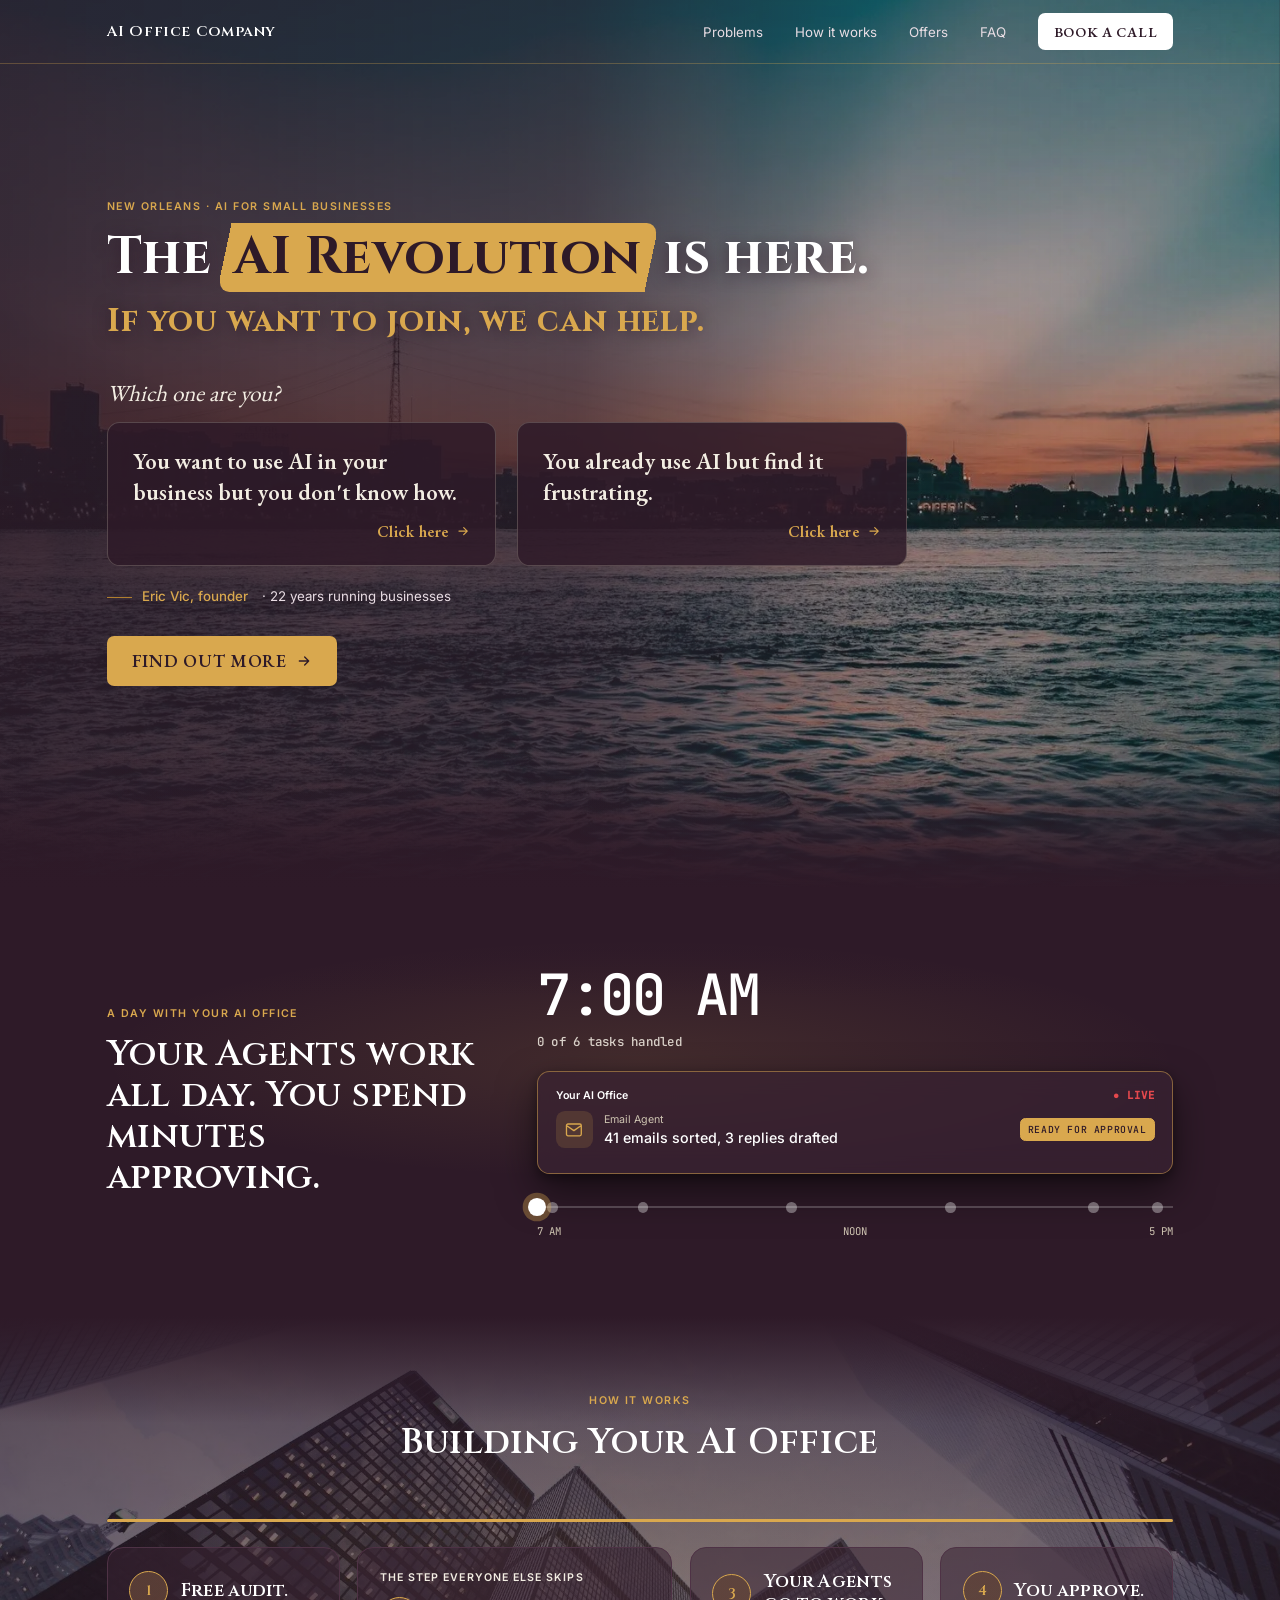
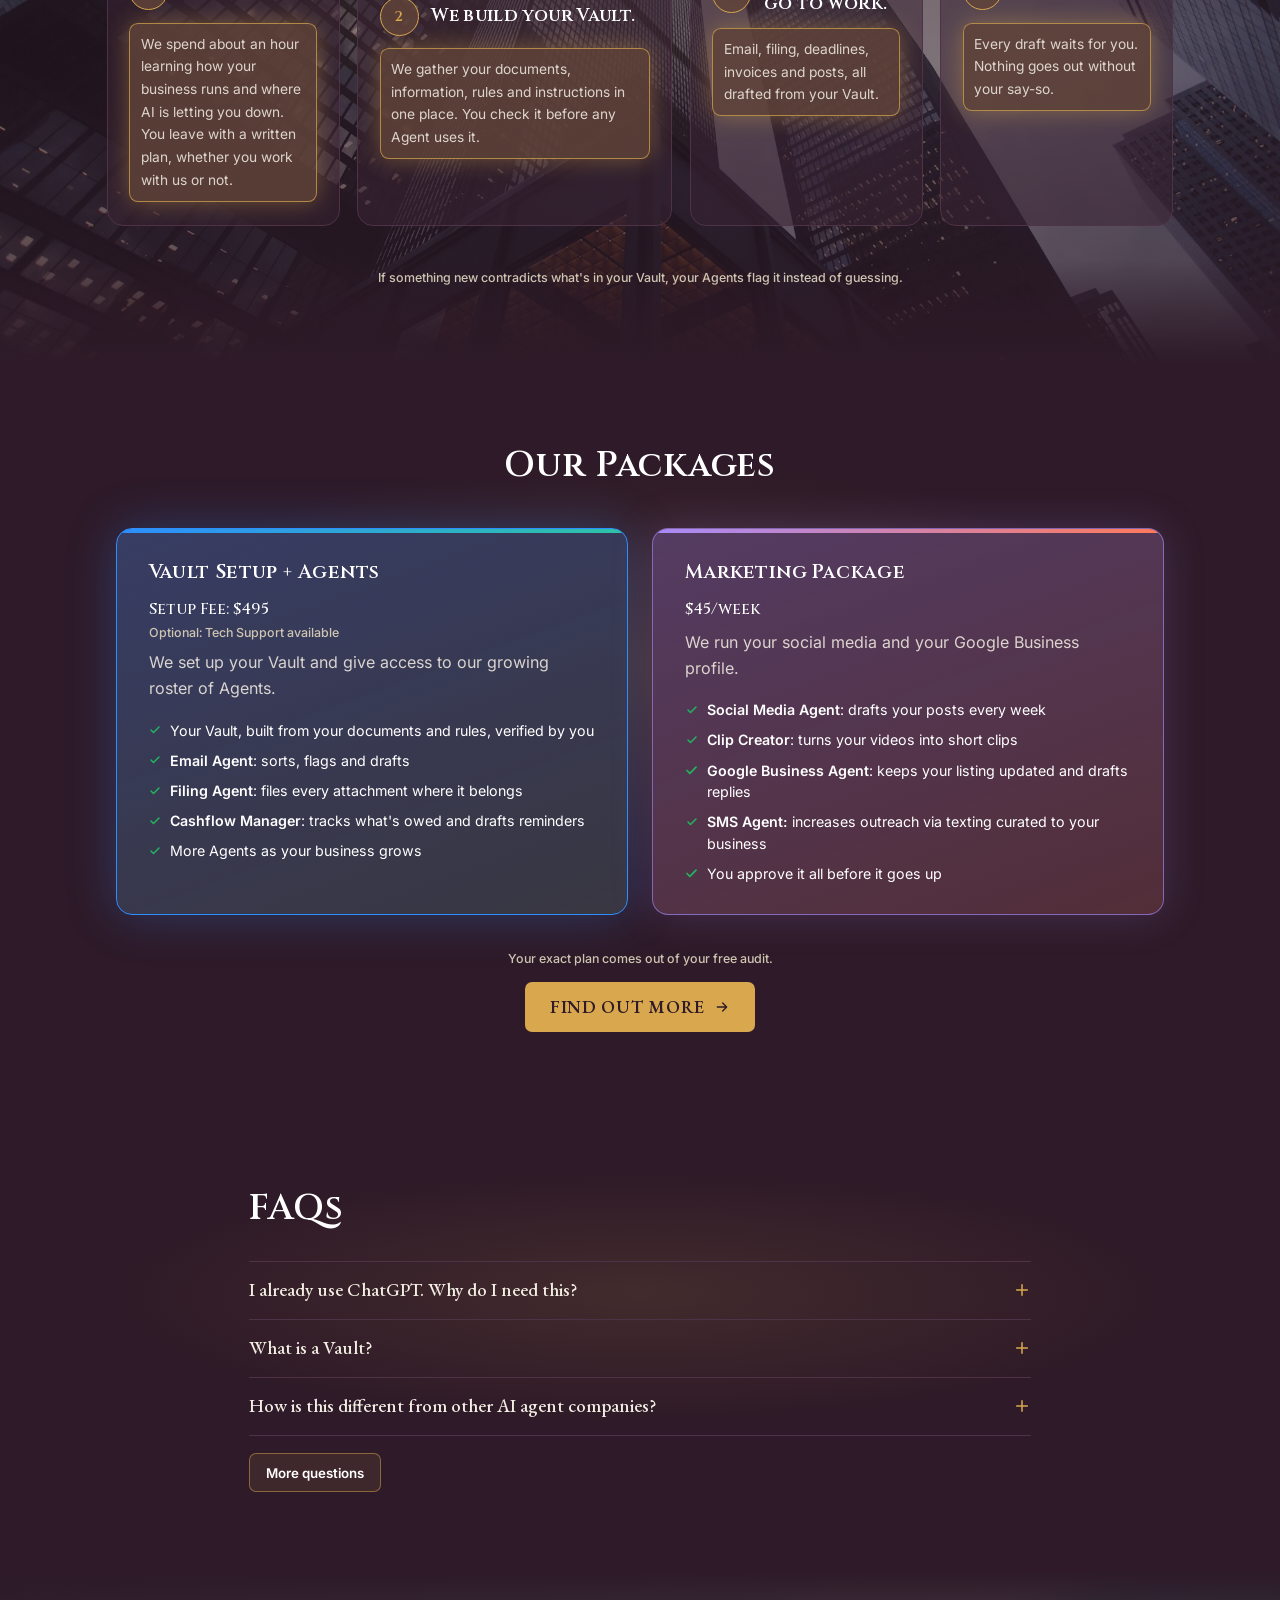
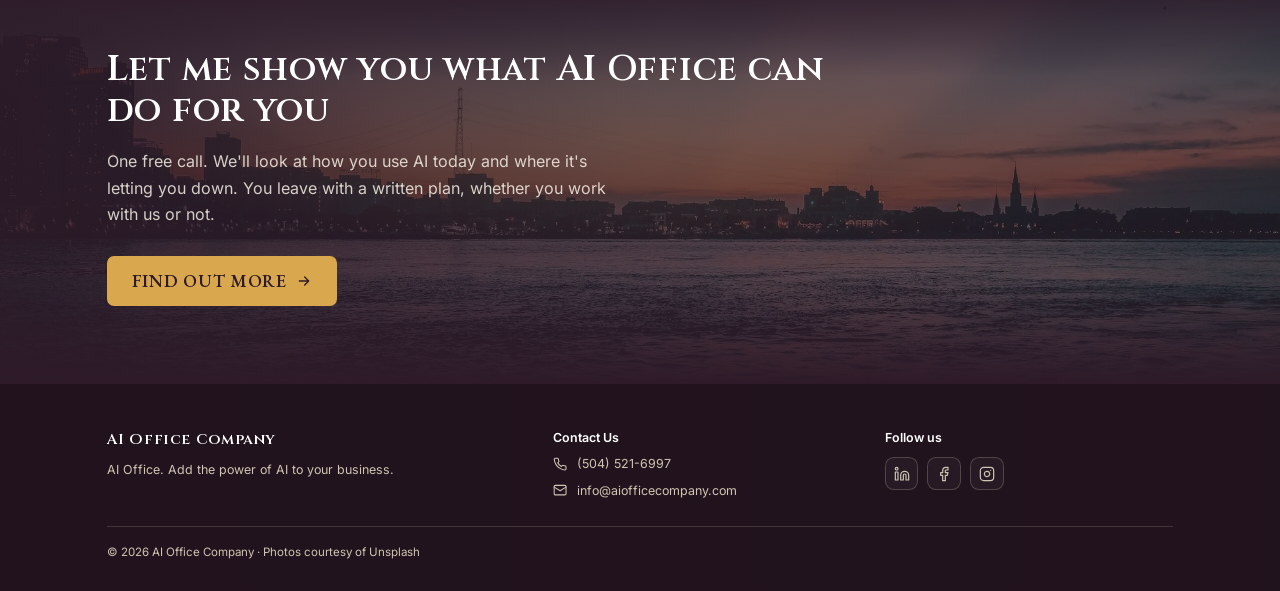
<file: index.html>
<!DOCTYPE html>
<html lang="en">
<head>
<meta charset="utf-8">
<meta name="viewport" content="width=device-width, initial-scale=1">
<meta name="google-site-verification" content="BXFeOpIIANb9r4f9pk23dGheMgLdwfYV752r-j9QCbo">
<!-- Google tag (gtag.js) -->
<script async src="https://www.googletagmanager.com/gtag/js?id=G-YNQ750PL7S"></script>
<script>
  window.dataLayer = window.dataLayer || [];
  function gtag(){dataLayer.push(arguments);}
  gtag('js', new Date());
  gtag('config', 'G-YNQ750PL7S');
</script>
<script>document.documentElement.classList.add('js');</script>

<title>AI Office Company | AI for Small Business in New Orleans</title>
<meta name="description" content="Frustrated with AI? AI Office gives it a Vault of your business's information and rules, so your Agents stop guessing. New Orleans. Book a free audit.">
<meta name="robots" content="index,follow,max-image-preview:large">
<link rel="canonical" href="https://aiofficecompany.com/">
<meta name="theme-color" content="#2E1A28">
<link rel="icon" href="/favicon.ico" sizes="any">
<link rel="icon" href="/favicon.svg" type="image/svg+xml">
<link rel="apple-touch-icon" href="/apple-touch-icon.png">

<meta property="og:type" content="website">
<meta property="og:site_name" content="AI Office Company">
<meta property="og:locale" content="en_US">
<meta property="og:url" content="https://aiofficecompany.com/">
<meta property="og:title" content="AI Office Company | AI for Small Business in New Orleans">
<meta property="og:description" content="Frustrated with AI? AI Office gives it a Vault of your business's information and rules, so your Agents stop guessing. Book a free audit.">
<meta property="og:image" content="https://aiofficecompany.com/assets/images/og-image.jpg">
<meta property="og:image:width" content="1200"><meta property="og:image:height" content="630">
<meta name="twitter:card" content="summary_large_image">

<link rel="preload" href="assets/fonts/inter-latin.woff2" as="font" type="font/woff2" crossorigin>
<link rel="preload" href="assets/fonts/cinzel-latin.woff2" as="font" type="font/woff2" crossorigin>
<link rel="preload" href="assets/fonts/eb-garamond-latin.woff2" as="font" type="font/woff2" crossorigin>
<link rel="preload" as="image" type="image/webp" href="assets/images/hero-desktop.webp" media="(min-width:1024px)" fetchpriority="high">
<link rel="preload" as="image" type="image/webp" href="assets/images/hero-mobile.webp" media="(max-width:1023px)" fetchpriority="high">

<script type="application/ld+json">
{"@context":"https://schema.org","@graph":[
 {"@type":"ProfessionalService","@id":"https://aiofficecompany.com/#business",
  "name":"AI Office Company","url":"https://aiofficecompany.com/",
  "image":"https://aiofficecompany.com/assets/images/og-image.jpg",
  "description":"AI Office sets up a Vault of your business's information, rules and instructions, then builds AI Agents that work from it, with your approval on everything.",
  "telephone":"+1-504-521-6997","email":"info@aiofficecompany.com",
  "address":{"@type":"PostalAddress","addressLocality":"New Orleans","addressRegion":"LA","addressCountry":"US"},
  "areaServed":{"@type":"City","name":"New Orleans"},
  "priceRange":"$$",
  "founder":{"@type":"Person","name":"Eric Vic"},
  "sameAs":["https://www.linkedin.com/company/aiofficecompany","https://www.facebook.com/aiofficecompany","https://www.instagram.com/aiofficecompany"],
  "makesOffer":[
   {"@type":"Offer","name":"Vault Setup + Agents","priceSpecification":{"@type":"PriceSpecification","minPrice":495,"priceCurrency":"USD"}},
   {"@type":"Offer","name":"Marketing Package","description":"Priced after a call"}]},
 {"@type":"WebSite","@id":"https://aiofficecompany.com/#website","url":"https://aiofficecompany.com/","name":"AI Office Company","publisher":{"@id":"https://aiofficecompany.com/#business"}}
]}
</script>
<script type="application/ld+json">
{"@context":"https://schema.org","@type":"FAQPage","mainEntity":[
 {"@type":"Question","name":"I already use ChatGPT. Why do I need this?","acceptedAnswer":{"@type":"Answer","text":"ChatGPT is a smart assistant that knows nothing about your business, and it forgets what you tell it. AI Office gives AI a Vault with your information, rules and instructions, then builds Agents that work from it every day. You approve everything before it goes out."}},
 {"@type":"Question","name":"What is a Vault?","acceptedAnswer":{"@type":"Answer","text":"Your Vault is your business's information, rules and instructions, organized in one place in your own accounts. Your Agents read it before they do anything. When something changes, you update the Vault once and every Agent follows."}},
 {"@type":"Question","name":"How is this different from other AI agent companies?","acceptedAnswer":{"@type":"Answer","text":"Most companies start with Agents. We start with your Vault. Agents without your business behind them guess and make things up (that's what people mean by AI \"hallucinations\"). Ours work from your verified information and show where each answer came from."}},
 {"@type":"Question","name":"What does it cost?","acceptedAnswer":{"@type":"Answer","text":"Vault Setup with your first Agents starts at $495, with optional tech support at $45 a month. The Marketing Package is priced after a call, once we know what your business needs."}},
 {"@type":"Question","name":"Will the AI send something to a customer without me seeing it?","acceptedAnswer":{"@type":"Answer","text":"No. Every email, filing note, reminder and post waits for your approval. Nothing goes out until you approve it."}},
 {"@type":"Question","name":"What if the AI gets something wrong?","acceptedAnswer":{"@type":"Answer","text":"Your Agents work only from your Vault and show where each answer came from. If something new contradicts the Vault, they flag it. And you review everything before it goes anywhere."}},
 {"@type":"Question","name":"Where does my business information live?","acceptedAnswer":{"@type":"Answer","text":"Your Vault is kept in your own accounts, and you decide who can see it. We'll go over exactly where it lives on your audit call."}},
 {"@type":"Question","name":"Will this replace my staff?","acceptedAnswer":{"@type":"Answer","text":"It takes the repetitive work off their desks: sorting, filing, reminders and first drafts. Your people get time back for customers and the work that grows the business."}},
 {"@type":"Question","name":"Do I need to be good with technology?","acceptedAnswer":{"@type":"Answer","text":"No. We build it, set it up and show your team how to use it. If you can read an email and click approve, you can run your AI Office."}},
 {"@type":"Question","name":"Will it work with the software we already use?","acceptedAnswer":{"@type":"Answer","text":"We review your current tools during the free audit, and your written plan shows how the Agents fit around them."}},
 {"@type":"Question","name":"How long does setup take?","acceptedAnswer":{"@type":"Answer","text":"It depends on the size of your business and which Agents you need. You'll get a timeline in your written plan."}},
 {"@type":"Question","name":"What kinds of businesses do you work with?","acceptedAnswer":{"@type":"Answer","text":"Small businesses with too much email, too much paperwork and too few people. Law firms, medical practices, retailers and service companies all fit."}},
 {"@type":"Question","name":"What about the rules in my industry?","acceptedAnswer":{"@type":"Answer","text":"The judgment stays with you. The AI drafts, and a person on your team reviews and approves before anything reaches a customer, a regulator or the public."}}
]}
</script>
<link rel="stylesheet" href="assets/css/site.css">
</head>
<body>
<main>

<!-- ============================== HERO ============================== -->
<header class="hero" id="top">
  <div class="hero-photo" data-parallax>
    <picture>
      <source media="(min-width:1024px)" type="image/webp" srcset="assets/images/hero-desktop.webp">
      <source media="(min-width:1024px)" srcset="assets/images/hero-desktop.jpg">
      <source type="image/webp" srcset="assets/images/hero-mobile.webp">
      <img src="assets/images/hero-mobile.jpg" alt="" loading="eager" fetchpriority="high" decoding="async">
    </picture>
  </div>
  <div class="hero-scrim"></div>
  <div class="hero-fade2"></div>
  <div class="hero-fade"></div>

  <nav class="nav" aria-label="Main">
    <a class="brand" href="#top">
      AI Office Company</a>
    <div class="nav-right">
      <div class="nav-links"><a href="/why-ai-isnt-working/">Problems</a><a href="/#how">How it works</a><a href="/#offers">Offers</a><a href="/#faq">FAQ</a></div>
      <a class="nav-book" href="https://docs.google.com/forms/d/e/1FAIpQLSelwxgPQoNHog9On9Gfm08sV-nHhhvpwXgxcnyUw-kU88Uh2g/viewform" target="_blank" rel="noopener">BOOK A CALL</a>
    </div>
  </nav>

  <div class="hero-grid">
    <div class="hero-copy">
      <div class="eyebrow hero-eyebrow">New Orleans · AI for small businesses</div>
      <h1>The <span class="rev">AI Revolution</span> is here.</h1>
      <p class="hero-tag">If you want to join, we can help.</p>
      <p class="cases-q">Which one are you?</p>
      <div class="cases">
        <a class="case" href="/what-ai-can-do/"><span class="case-t">You want to use AI in your business but you don't know how.</span><span class="case-go">Click here<svg width="16" height="16" viewBox="0 0 24 24" fill="none" stroke="currentColor" stroke-width="2" stroke-linecap="round" stroke-linejoin="round" aria-hidden="true"><path d="M5 12h14M13 6l6 6-6 6"/></svg></span></a>
        <a class="case" href="/why-ai-isnt-working/"><span class="case-t">You already use AI but find it frustrating.</span><span class="case-go">Click here<svg width="16" height="16" viewBox="0 0 24 24" fill="none" stroke="currentColor" stroke-width="2" stroke-linecap="round" stroke-linejoin="round" aria-hidden="true"><path d="M5 12h14M13 6l6 6-6 6"/></svg></span></a>
      </div>
      <div class="sig"><span class="sig-text"><span class="sig-name">Eric Vic, founder</span> <span class="sig-detail">· 22 years running businesses</span></span></div>
    </div>

    <div class="hero-cta">
      <a class="btn" href="https://docs.google.com/forms/d/e/1FAIpQLSelwxgPQoNHog9On9Gfm08sV-nHhhvpwXgxcnyUw-kU88Uh2g/viewform" target="_blank" rel="noopener">FIND OUT MORE<svg width="18" height="18" viewBox="0 0 24 24" fill="none" stroke="currentColor" stroke-width="2" stroke-linecap="round" stroke-linejoin="round" aria-hidden="true"><path d="M5 12h14M13 6l6 6-6 6"/></svg></a>
    </div>
  </div>
</header>

<!-- ============================== AGENTS ============================== -->
<section class="sec agents" id="agents" data-sec="agents">
  <div class="layer glow"></div>
  <div class="agents-grid">
    <div class="agents-head rv">
      <div class="eyebrow">A day with your AI Office</div>
      <h2>Your Agents work all day. You spend minutes approving.</h2>
    </div>
    <div class="dayw rv" style="--d:.1s">
      <div class="day-clock">5:00 PM</div>
      <div class="day-count"><span class="day-done">6</span> of 6 tasks handled</div>
      <div class="day-live">
        <div class="day-live-h"><span>Your AI Office</span><span class="day-live-tag">● LIVE</span></div>
        <div class="day-now" aria-live="off"><div class="day-row"><span class="day-ic"><svg viewBox="0 0 24 24" aria-hidden="true"><path d="M22 11.08V12a10 10 0 1 1-5.93-9.14M22 4L12 14.01l-3-3"/></svg></span><div class="day-txt"><div class="day-agent">You</div><div class="day-task">6 approvals, done before you head home</div></div><span class="day-st st-done">Done</span></div></div>
      </div>
      <div class="day-track" aria-hidden="true">
        <div class="day-line"><i class="day-fill"></i><span class="day-dot on" style="--at:2.5%"></span><span class="day-dot on" style="--at:16.7%"></span><span class="day-dot on" style="--at:40%"></span><span class="day-dot on" style="--at:65%"></span><span class="day-dot on" style="--at:87.5%"></span><span class="day-dot on" style="--at:97.5%"></span><span class="day-knob"></span></div>
        <div class="day-labels"><span>7 AM</span><span>NOON</span><span>5 PM</span></div>
      </div>
    </div>
  </div>
  <div class="edge edge-t"></div><div class="edge edge-b"></div>
</section>

<!-- ============================== HOW ============================== -->
<section class="sec how" id="how" data-sec="how">
  <div class="photo how-photo"><picture><source media="(min-width:1024px)" type="image/webp" srcset="assets/images/how-desktop.webp"><source media="(min-width:1024px)" srcset="assets/images/how-desktop.jpg"><source type="image/webp" srcset="assets/images/how-mobile.webp"><img src="assets/images/how-mobile.jpg" alt="" loading="lazy" decoding="async"></picture></div>
  <div class="layer how-l1"></div><div class="layer glow"></div>
  <div class="how-head rv">
    <div class="eyebrow">How it works</div>
    <h2>Building Your AI Office</h2>
  </div>
  <div class="steps-wrap">
    <div class="steps-bar"><i></i></div>
    <ol class="steps">
      <li class="step rv" style="--d:.2s"><div class="step-row"><span class="step-n">1</span><h3>Free audit.</h3></div><p>We spend about an hour learning how your business runs and where AI is letting you down. You leave with a written plan, whether you work with us or not.</p></li>
      <li class="step rv" style="--d:.28s"><div class="step-skip">The step everyone else skips</div><div class="step-row"><span class="step-n">2</span><h3>We build your Vault.</h3></div><p>We gather your documents, information, rules and instructions in one place. You check it before any Agent uses it.</p></li>
      <li class="step rv" style="--d:.36s"><div class="step-row"><span class="step-n">3</span><h3>Your Agents go to work.</h3></div><p>Email, filing, deadlines, invoices and posts, all drafted from your Vault.</p></li>
      <li class="step rv" style="--d:.44s"><div class="step-row"><span class="step-n">4</span><h3>You approve.</h3></div><p>Every draft waits for you. Nothing goes out without your say-so.</p></li>
    </ol>
  </div>
  <p class="how-foot rv-o">If something new contradicts what's in your Vault, your Agents flag it instead of guessing.</p>
  <div class="edge edge-t"></div><div class="edge edge-b"></div>
</section>

<!-- ============================== OFFERS ============================== -->
<section class="sec offers" id="offers" data-sec="offers">
  <div class="layer glow"></div>
  <h2 class="rv">Our Packages</h2>
  <div class="offers-grid">
    <div class="offer offer-key rv" style="--d:.08s">
      <h3>Vault Setup + Agents</h3>
      <div class="offer-price">Setup Fee: $495<span class="offer-opt">Optional: Tech Support available</span></div>
      <p>We set up your Vault and give access to our growing roster of Agents.</p>
      <ul>
        <li>Your Vault, built from your documents and rules, verified by you</li>
        <li><strong>Email Agent</strong>: sorts, flags and drafts</li>
        <li><strong>Filing Agent</strong>: files every attachment where it belongs</li>
        <li><strong>Cashflow Manager</strong>: tracks what's owed and drafts reminders</li>
        <li>More Agents as your business grows</li>
      </ul>
    </div>
    <div class="offer rv" style="--d:.16s">
      <h3>Marketing Package</h3>
      <div class="offer-price">$45/week</div>
      <p>We run your social media and your Google Business profile.</p>
      <ul>
        <li><strong>Social Media Agent</strong>: drafts your posts every week</li>
        <li><strong>Clip Creator</strong>: turns your videos into short clips</li>
        <li><strong>Google Business Agent</strong>: keeps your listing updated and drafts replies</li>
        <li><strong>SMS Agent:</strong> increases outreach via texting curated to your business</li>
        <li>You approve it all before it goes up</li>
      </ul>
    </div>
  </div>
  <div class="offers-cta rv" style="--d:.24s">
    <p>Your exact plan comes out of your free audit.</p>
    <a class="btn" href="https://docs.google.com/forms/d/e/1FAIpQLSelwxgPQoNHog9On9Gfm08sV-nHhhvpwXgxcnyUw-kU88Uh2g/viewform" target="_blank" rel="noopener">FIND OUT MORE<svg width="18" height="18" viewBox="0 0 24 24" fill="none" stroke="currentColor" stroke-width="2" stroke-linecap="round" stroke-linejoin="round" aria-hidden="true"><path d="M5 12h14M13 6l6 6-6 6"/></svg></a>
  </div>
  <div class="edge edge-t"></div><div class="edge edge-b"></div>
</section>

<!-- ============================== FAQ ============================== -->
<section class="sec faq" id="faq" data-sec="faq">
  <div class="layer glow"></div>
  <div class="faq-in">
    <h2 class="rv">FAQs</h2>
    <div class="faq-list">
      <details name="faq"><summary>I already use ChatGPT. Why do I need this?</summary><p>ChatGPT is a smart assistant that knows nothing about your business, and it forgets what you tell it. AI Office gives AI a Vault with your information, rules and instructions, then builds Agents that work from it every day. You approve everything before it goes out.</p></details>
      <details name="faq"><summary>What is a Vault?</summary><p>Your Vault is your business's information, rules and instructions, organized in one place in your own accounts. Your Agents read it before they do anything. When something changes, you update the Vault once and every Agent follows.</p></details>
      <details name="faq"><summary>How is this different from other AI agent companies?</summary><p>Most companies start with Agents. We start with your Vault. Agents without your business behind them guess and make things up (that's what people mean by AI "hallucinations"). Ours work from your verified information and show where each answer came from.</p></details>
      <details name="faq"><summary>What does it cost?</summary><p>Vault Setup with your first Agents starts at $495, with optional tech support at $45 a month. The Marketing Package is priced after a call, once we know what your business needs.</p></details>
      <details name="faq"><summary>Will the AI send something to a customer without me seeing it?</summary><p>No. Every email, filing note, reminder and post waits for your approval. Nothing goes out until you approve it.</p></details>
      <details name="faq"><summary>What if the AI gets something wrong?</summary><p>Your Agents work only from your Vault and show where each answer came from. If something new contradicts the Vault, they flag it. And you review everything before it goes anywhere.</p></details>
      <details name="faq"><summary>Where does my business information live?</summary><p>Your Vault is kept in your own accounts, and you decide who can see it. We'll go over exactly where it lives on your audit call.</p></details>
      <details name="faq"><summary>Will this replace my staff?</summary><p>It takes the repetitive work off their desks: sorting, filing, reminders and first drafts. Your people get time back for customers and the work that grows the business.</p></details>
      <details name="faq"><summary>Do I need to be good with technology?</summary><p>No. We build it, set it up and show your team how to use it. If you can read an email and click approve, you can run your AI Office.</p></details>
      <details name="faq"><summary>Will it work with the software we already use?</summary><p>We review your current tools during the free audit, and your written plan shows how the Agents fit around them.</p></details>
      <details name="faq"><summary>How long does setup take?</summary><p>It depends on the size of your business and which Agents you need. You'll get a timeline in your written plan.</p></details>
      <details name="faq"><summary>What kinds of businesses do you work with?</summary><p>Small businesses with too much email, too much paperwork and too few people. Law firms, medical practices, retailers and service companies all fit.</p></details>
      <details name="faq"><summary>What about the rules in my industry?</summary><p>The judgment stays with you. The AI drafts, and a person on your team reviews and approves before anything reaches a customer, a regulator or the public.</p></details>
    </div>
    <button type="button" class="faq-more" hidden>More questions</button>
  </div>
  <div class="edge edge-t"></div><div class="edge edge-b"></div>
</section>

<!-- ============================== CLOSING ============================== -->
<section class="sec closing" id="book" data-sec="closing">
  <div class="photo closing-photo"><picture><source media="(min-width:1024px)" type="image/webp" srcset="assets/images/closing-desktop.webp"><source media="(min-width:1024px)" srcset="assets/images/closing-desktop.jpg"><source type="image/webp" srcset="assets/images/closing-mobile.webp"><img src="assets/images/closing-mobile.jpg" alt="" loading="lazy" decoding="async"></picture></div>
  <div class="layer closing-l1"></div><div class="layer glow"></div>
  <div class="closing-in rv">
    <h2>Let me show you what AI Office can do for you</h2>
    <p>One free call. We'll look at how you use AI today and where it's letting you down. You leave with a written plan, whether you work with us or not.</p>
    <div class="closing-cta">
      <a class="btn" href="https://docs.google.com/forms/d/e/1FAIpQLSelwxgPQoNHog9On9Gfm08sV-nHhhvpwXgxcnyUw-kU88Uh2g/viewform" target="_blank" rel="noopener">FIND OUT MORE<svg width="18" height="18" viewBox="0 0 24 24" fill="none" stroke="currentColor" stroke-width="2" stroke-linecap="round" stroke-linejoin="round" aria-hidden="true"><path d="M5 12h14M13 6l6 6-6 6"/></svg></a>
    </div>
  </div>
  <div class="edge edge-t"></div><div class="edge edge-b"></div>
</section>

<!-- ============================== FOOTER ============================== -->
<footer class="footer" id="contact">
  <div class="footer-grid">
    <div>
      <div class="brand footer-brand">AI Office Company</div>
      <p class="footer-tag">AI Office. Add the power of AI to your business.</p>
    </div>
    <div>
      <p class="footer-h">Contact Us</p>
      <a class="ft-link" href="tel:+15045216997"><svg width="16" height="16" viewBox="0 0 24 24" fill="none" stroke="currentColor" stroke-width="1.8" stroke-linecap="round" stroke-linejoin="round" aria-hidden="true"><path d="M22 16.92v3a2 2 0 0 1-2.18 2 19.8 19.8 0 0 1-8.63-3.07 19.5 19.5 0 0 1-6-6A19.8 19.8 0 0 1 2.12 4.18 2 2 0 0 1 4.11 2h3a2 2 0 0 1 2 1.72c.13.96.36 1.9.7 2.81a2 2 0 0 1-.45 2.11L8.09 9.91a16 16 0 0 0 6 6l1.27-1.27a2 2 0 0 1 2.11-.45c.91.34 1.85.57 2.81.7A2 2 0 0 1 22 16.92z"/></svg>(504) 521-6997</a>
      <a class="ft-link" href="mailto:info@aiofficecompany.com"><svg width="16" height="16" viewBox="0 0 24 24" fill="none" stroke="currentColor" stroke-width="1.8" stroke-linecap="round" stroke-linejoin="round" aria-hidden="true"><rect x="2" y="4" width="20" height="16" rx="2"/><path d="m22 7-10 6L2 7"/></svg>info@aiofficecompany.com</a>
    </div>
    <div>
      <p class="footer-h">Follow us</p>
      <div class="ft-socials">
        <a class="ft-social" href="https://www.linkedin.com/company/aiofficecompany/" target="_blank" rel="noopener" aria-label="AI Office Company on LinkedIn"><svg width="18" height="18" viewBox="0 0 24 24" fill="none" stroke="currentColor" stroke-width="1.8" stroke-linecap="round" stroke-linejoin="round" aria-hidden="true"><path d="M16 8a6 6 0 0 1 6 6v7h-4v-7a2 2 0 0 0-4 0v7h-4v-7a6 6 0 0 1 6-6z"/><rect x="2" y="9" width="4" height="12"/><circle cx="4" cy="4" r="2"/></svg></a>
        <a class="ft-social" href="https://www.facebook.com/aiofficecompany" target="_blank" rel="noopener" aria-label="AI Office Company on Facebook"><svg width="18" height="18" viewBox="0 0 24 24" fill="none" stroke="currentColor" stroke-width="1.8" stroke-linecap="round" stroke-linejoin="round" aria-hidden="true"><path d="M18 2h-3a5 5 0 0 0-5 5v3H7v4h3v8h4v-8h3l1-4h-4V7a1 1 0 0 1 1-1h3z"/></svg></a>
        <a class="ft-social" href="https://www.instagram.com/aiofficecompany" target="_blank" rel="noopener" aria-label="AI Office Company on Instagram"><svg width="18" height="18" viewBox="0 0 24 24" fill="none" stroke="currentColor" stroke-width="1.8" stroke-linecap="round" stroke-linejoin="round" aria-hidden="true"><rect x="2" y="2" width="20" height="20" rx="5"/><path d="M16 11.37A4 4 0 1 1 12.63 8 4 4 0 0 1 16 11.37z"/><path d="M17.5 6.5h.01"/></svg></a>
      </div>
    </div>
  </div>
  <div class="footer-bottom">© 2026 AI Office Company · Photos courtesy of Unsplash</div>
</footer>

</main>
<script src="assets/js/site.js"></script>
</body>
</html>
</file>
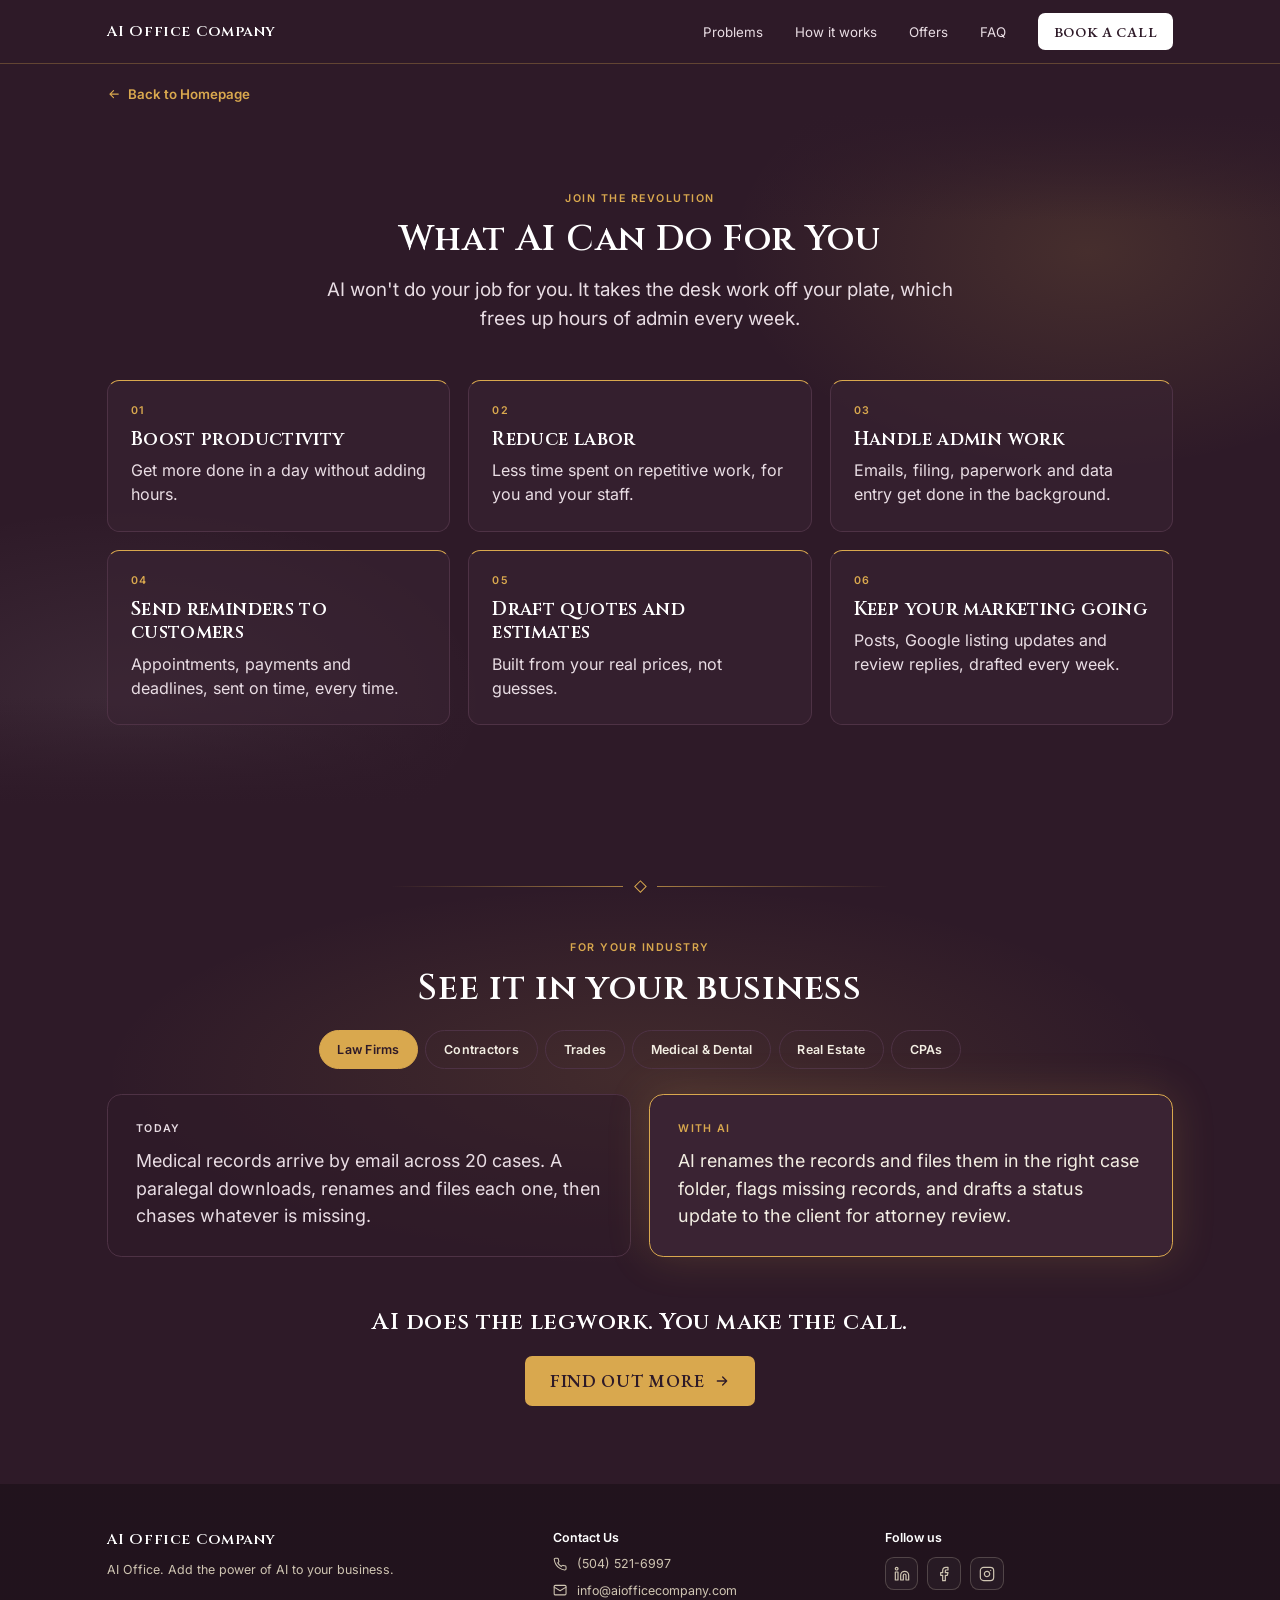
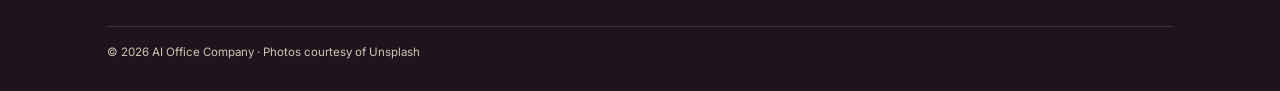
<file: what-ai-can-do/index.html>
<!DOCTYPE html>
<html lang="en">
<head>
<meta charset="utf-8">
<meta name="viewport" content="width=device-width, initial-scale=1">
<meta name="google-site-verification" content="BXFeOpIIANb9r4f9pk23dGheMgLdwfYV752r-j9QCbo">
<!-- Google tag (gtag.js) -->
<script async src="https://www.googletagmanager.com/gtag/js?id=G-YNQ750PL7S"></script>
<script>
  window.dataLayer = window.dataLayer || [];
  function gtag(){dataLayer.push(arguments);}
  gtag('js', new Date());
  gtag('config', 'G-YNQ750PL7S');
</script>
<script>document.documentElement.classList.add('js');</script>

<title>What AI Can Do For You | AI Office Company</title>
<meta name="description" content="AI won't do your job for you. It takes the desk work off your plate: admin, reminders, quotes and marketing. See what it looks like in your industry.">
<meta name="robots" content="index,follow,max-image-preview:large">
<link rel="canonical" href="https://aiofficecompany.com/what-ai-can-do/">
<meta name="theme-color" content="#2E1A28">
<link rel="icon" href="/favicon.ico" sizes="any">
<link rel="icon" href="/favicon.svg" type="image/svg+xml">
<link rel="apple-touch-icon" href="/apple-touch-icon.png">

<meta property="og:type" content="website">
<meta property="og:site_name" content="AI Office Company">
<meta property="og:locale" content="en_US">
<meta property="og:url" content="https://aiofficecompany.com/what-ai-can-do/">
<meta property="og:title" content="What AI Can Do For You | AI Office Company">
<meta property="og:description" content="AI won't do your job for you. It takes the desk work off your plate: admin, reminders, quotes and marketing. See what it looks like in your industry.">
<meta property="og:image" content="https://aiofficecompany.com/assets/images/og-image.jpg">
<meta property="og:image:width" content="1200"><meta property="og:image:height" content="630">
<meta name="twitter:card" content="summary_large_image">

<link rel="preload" href="/assets/fonts/inter-latin.woff2" as="font" type="font/woff2" crossorigin>
<link rel="preload" href="/assets/fonts/cinzel-latin.woff2" as="font" type="font/woff2" crossorigin>
<link rel="preload" href="/assets/fonts/eb-garamond-latin.woff2" as="font" type="font/woff2" crossorigin>

<link rel="stylesheet" href="/assets/css/site.css">
</head>
<body class="sub">
<main>

<header class="page-top">
  <nav class="nav" aria-label="Main">
    <a class="brand" href="/">
      AI Office Company</a>
    <div class="nav-right">
      <div class="nav-links"><a href="/why-ai-isnt-working/">Problems</a><a href="/#how">How it works</a><a href="/#offers">Offers</a><a href="/#faq">FAQ</a></div>
      <a class="nav-book" href="https://docs.google.com/forms/d/e/1FAIpQLSelwxgPQoNHog9On9Gfm08sV-nHhhvpwXgxcnyUw-kU88Uh2g/viewform" target="_blank" rel="noopener">BOOK A CALL</a>
    </div>
  </nav>
<a class="back" href="/"><svg width="16" height="16" viewBox="0 0 24 24" fill="none" stroke="currentColor" stroke-width="2" stroke-linecap="round" stroke-linejoin="round" aria-hidden="true"><path d="M19 12H5M11 18l-6-6 6-6"/></svg>Back to Homepage</a>
</header>

<!-- ============================== WHAT AI CAN DO ============================== -->
<section class="sec ai" id="ai" data-sec="ai">
  <div class="layer ai-glow"></div>
  <div class="ai-head rv">
    <div class="eyebrow">Join the Revolution</div>
    <h1>What AI Can Do For You</h1>
    <p>AI won't do your job for you. It takes the desk work off your plate, which frees up hours of admin every week.</p>
  </div>
  <div class="ai-tiles">
    <div class="ai-tile rv" style="--d:0.15s"><div class="ai-n">01</div><h3>Boost productivity</h3><p>Get more done in a day without adding hours.</p></div>
    <div class="ai-tile rv" style="--d:0.22s"><div class="ai-n">02</div><h3>Reduce labor</h3><p>Less time spent on repetitive work, for you and your staff.</p></div>
    <div class="ai-tile rv" style="--d:0.29s"><div class="ai-n">03</div><h3>Handle admin work</h3><p>Emails, filing, paperwork and data entry get done in the background.</p></div>
    <div class="ai-tile rv" style="--d:0.36s"><div class="ai-n">04</div><h3>Send reminders to customers</h3><p>Appointments, payments and deadlines, sent on time, every time.</p></div>
    <div class="ai-tile rv" style="--d:0.43s"><div class="ai-n">05</div><h3>Draft quotes and estimates</h3><p>Built from your real prices, not guesses.</p></div>
    <div class="ai-tile rv" style="--d:0.50s"><div class="ai-n">06</div><h3>Keep your marketing going</h3><p>Posts, Google listing updates and review replies, drafted every week.</p></div>
  </div>
  <div class="edge edge-t"></div><div class="edge edge-b"></div>
</section>

<!-- ============================== SEE IT IN YOUR BUSINESS ============================== -->
<section class="sec see" id="see" data-sec="see">
  <div class="layer glow"></div>
  <div class="divider rv-o" aria-hidden="true"><i></i><b></b><i></i></div>
  <div class="ind">
    <div class="ind-head rv">
      <div class="eyebrow">For your industry</div>
      <h2 class="ind-h">See it in your business</h2>
    </div>
    <div class="ind-body rv" style="--d:.15s">
    <div class="ind-tabs" role="tablist" aria-label="Industries">
        <button type="button" class="ind-tab" role="tab" id="ind-t0" aria-controls="ind-p0" aria-selected="true">Law Firms</button>
        <button type="button" class="ind-tab" role="tab" id="ind-t1" aria-controls="ind-p1" aria-selected="false" tabindex="-1">Contractors</button>
        <button type="button" class="ind-tab" role="tab" id="ind-t2" aria-controls="ind-p2" aria-selected="false" tabindex="-1">Trades</button>
        <button type="button" class="ind-tab" role="tab" id="ind-t3" aria-controls="ind-p3" aria-selected="false" tabindex="-1">Medical &amp; Dental</button>
        <button type="button" class="ind-tab" role="tab" id="ind-t4" aria-controls="ind-p4" aria-selected="false" tabindex="-1">Real Estate</button>
        <button type="button" class="ind-tab" role="tab" id="ind-t5" aria-controls="ind-p5" aria-selected="false" tabindex="-1">CPAs</button>
    </div>
    <div class="ind-panels">
      <div class="ind-panel" role="tabpanel" id="ind-p0" aria-labelledby="ind-t0">
        <div class="ind-name">Law Firms</div>
        <div class="ind-card ind-today"><div class="ind-k">Today</div><p>Medical records arrive by email across 20 cases. A paralegal downloads, renames and files each one, then chases whatever is missing.</p></div>
        <div class="ind-card ind-ai"><div class="ind-k">With AI</div><p>AI renames the records and files them in the right case folder, flags missing records, and drafts a status update to the client for attorney review.</p></div>
      </div>
      <div class="ind-panel" role="tabpanel" id="ind-p1" aria-labelledby="ind-t1">
        <div class="ind-name">Contractors</div>
        <div class="ind-card ind-today"><div class="ind-k">Today</div><p>A customer asks, "What will a new kitchen cost?" You measure, drive back, dig through price sheets, and the estimate goes out days later.</p></div>
        <div class="ind-card ind-ai"><div class="ind-k">With AI</div><p>You send your measurements and photos (or a voice note) from the truck. AI drafts the estimate from your own prices and markups. You check it and send it the same day.</p></div>
      </div>
      <div class="ind-panel" role="tabpanel" id="ind-p2" aria-labelledby="ind-t2">
        <div class="ind-name">Trades</div>
        <div class="ind-card ind-today"><div class="ind-k">Today</div><p>A customer calls at 7 PM because their AC is out. It goes to voicemail, and they call the next company.</p></div>
        <div class="ind-card ind-ai"><div class="ind-k">With AI</div><p>AI drafts a reply with your real diagnostic fee and your next open service window. You approve it from your phone and it's sent.</p></div>
      </div>
      <div class="ind-panel" role="tabpanel" id="ind-p3" aria-labelledby="ind-t3">
        <div class="ind-name">Medical &amp; Dental</div>
        <div class="ind-card ind-today"><div class="ind-k">Today</div><p>The front desk spends the morning on confirmation calls and you still get no-shows.</p></div>
        <div class="ind-card ind-ai"><div class="ind-k">With AI</div><p>AI drafts a confirmation and reminder for every appointment and answers routine questions about insurance, hours and parking. Staff approve before anything goes out.</p></div>
      </div>
      <div class="ind-panel" role="tabpanel" id="ind-p4" aria-labelledby="ind-t4">
        <div class="ind-name">Real Estate</div>
        <div class="ind-card ind-today"><div class="ind-k">Today</div><p>Contingency and closing dates live in your head and a dozen PDFs.</p></div>
        <div class="ind-card ind-ai"><div class="ind-k">With AI</div><p>AI pulls the dates from each purchase agreement into calendar alerts and drafts weekly updates to buyers, sellers and lenders.</p></div>
      </div>
      <div class="ind-panel" role="tabpanel" id="ind-p5" aria-labelledby="ind-t5">
        <div class="ind-name">CPAs</div>
        <div class="ind-card ind-today"><div class="ind-k">Today</div><p>A client uploads half their documents, and you only find out when you start the return.</p></div>
        <div class="ind-card ind-ai"><div class="ind-k">With AI</div><p>AI checks every upload against your organizer and drafts a clear missing-documents list the same day.</p></div>
      </div>
    </div>
    </div>
  </div>
  <div class="ai-foot rv-o" style="--d:.3s">
    <p>AI does the legwork. You make the call.</p>
    <div class="ai-cta">
      <a class="btn" href="https://docs.google.com/forms/d/e/1FAIpQLSelwxgPQoNHog9On9Gfm08sV-nHhhvpwXgxcnyUw-kU88Uh2g/viewform" target="_blank" rel="noopener">FIND OUT MORE<svg width="18" height="18" viewBox="0 0 24 24" fill="none" stroke="currentColor" stroke-width="2" stroke-linecap="round" stroke-linejoin="round" aria-hidden="true"><path d="M5 12h14M13 6l6 6-6 6"/></svg></a>
    </div>
  </div>
  <div class="edge edge-b"></div>
</section>

<!-- ============================== FOOTER ============================== -->
<footer class="footer" id="contact">
  <div class="footer-grid">
    <div>
      <div class="brand footer-brand">AI Office Company</div>
      <p class="footer-tag">AI Office. Add the power of AI to your business.</p>
    </div>
    <div>
      <p class="footer-h">Contact Us</p>
      <a class="ft-link" href="tel:+15045216997"><svg width="16" height="16" viewBox="0 0 24 24" fill="none" stroke="currentColor" stroke-width="1.8" stroke-linecap="round" stroke-linejoin="round" aria-hidden="true"><path d="M22 16.92v3a2 2 0 0 1-2.18 2 19.8 19.8 0 0 1-8.63-3.07 19.5 19.5 0 0 1-6-6A19.8 19.8 0 0 1 2.12 4.18 2 2 0 0 1 4.11 2h3a2 2 0 0 1 2 1.72c.13.96.36 1.9.7 2.81a2 2 0 0 1-.45 2.11L8.09 9.91a16 16 0 0 0 6 6l1.27-1.27a2 2 0 0 1 2.11-.45c.91.34 1.85.57 2.81.7A2 2 0 0 1 22 16.92z"/></svg>(504) 521-6997</a>
      <a class="ft-link" href="mailto:info@aiofficecompany.com"><svg width="16" height="16" viewBox="0 0 24 24" fill="none" stroke="currentColor" stroke-width="1.8" stroke-linecap="round" stroke-linejoin="round" aria-hidden="true"><rect x="2" y="4" width="20" height="16" rx="2"/><path d="m22 7-10 6L2 7"/></svg>info@aiofficecompany.com</a>
    </div>
    <div>
      <p class="footer-h">Follow us</p>
      <div class="ft-socials">
        <a class="ft-social" href="https://www.linkedin.com/company/aiofficecompany/" target="_blank" rel="noopener" aria-label="AI Office Company on LinkedIn"><svg width="18" height="18" viewBox="0 0 24 24" fill="none" stroke="currentColor" stroke-width="1.8" stroke-linecap="round" stroke-linejoin="round" aria-hidden="true"><path d="M16 8a6 6 0 0 1 6 6v7h-4v-7a2 2 0 0 0-4 0v7h-4v-7a6 6 0 0 1 6-6z"/><rect x="2" y="9" width="4" height="12"/><circle cx="4" cy="4" r="2"/></svg></a>
        <a class="ft-social" href="https://www.facebook.com/aiofficecompany" target="_blank" rel="noopener" aria-label="AI Office Company on Facebook"><svg width="18" height="18" viewBox="0 0 24 24" fill="none" stroke="currentColor" stroke-width="1.8" stroke-linecap="round" stroke-linejoin="round" aria-hidden="true"><path d="M18 2h-3a5 5 0 0 0-5 5v3H7v4h3v8h4v-8h3l1-4h-4V7a1 1 0 0 1 1-1h3z"/></svg></a>
        <a class="ft-social" href="https://www.instagram.com/aiofficecompany" target="_blank" rel="noopener" aria-label="AI Office Company on Instagram"><svg width="18" height="18" viewBox="0 0 24 24" fill="none" stroke="currentColor" stroke-width="1.8" stroke-linecap="round" stroke-linejoin="round" aria-hidden="true"><rect x="2" y="2" width="20" height="20" rx="5"/><path d="M16 11.37A4 4 0 1 1 12.63 8 4 4 0 0 1 16 11.37z"/><path d="M17.5 6.5h.01"/></svg></a>
      </div>
    </div>
  </div>
  <div class="footer-bottom">© 2026 AI Office Company · Photos courtesy of Unsplash</div>
</footer>

</main>
<script src="/assets/js/site.js"></script>
</body>
</html>
</file>
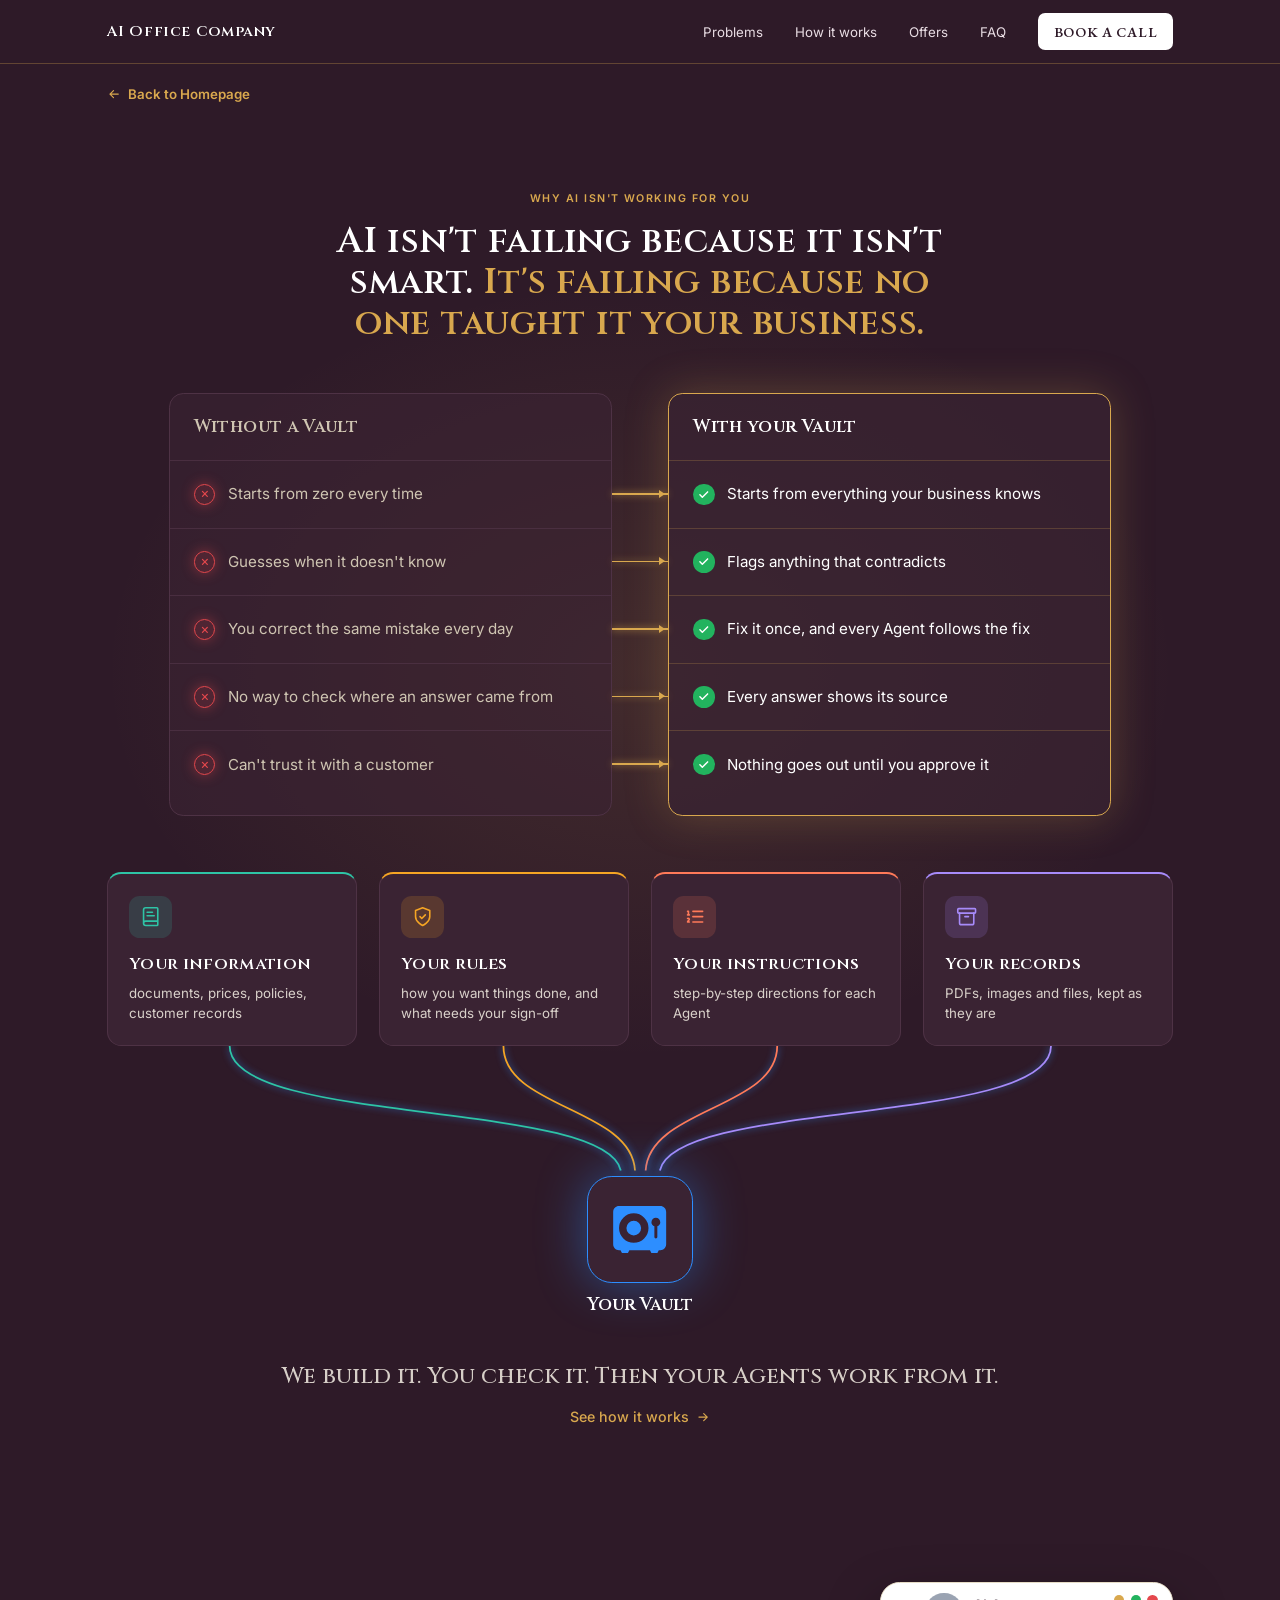
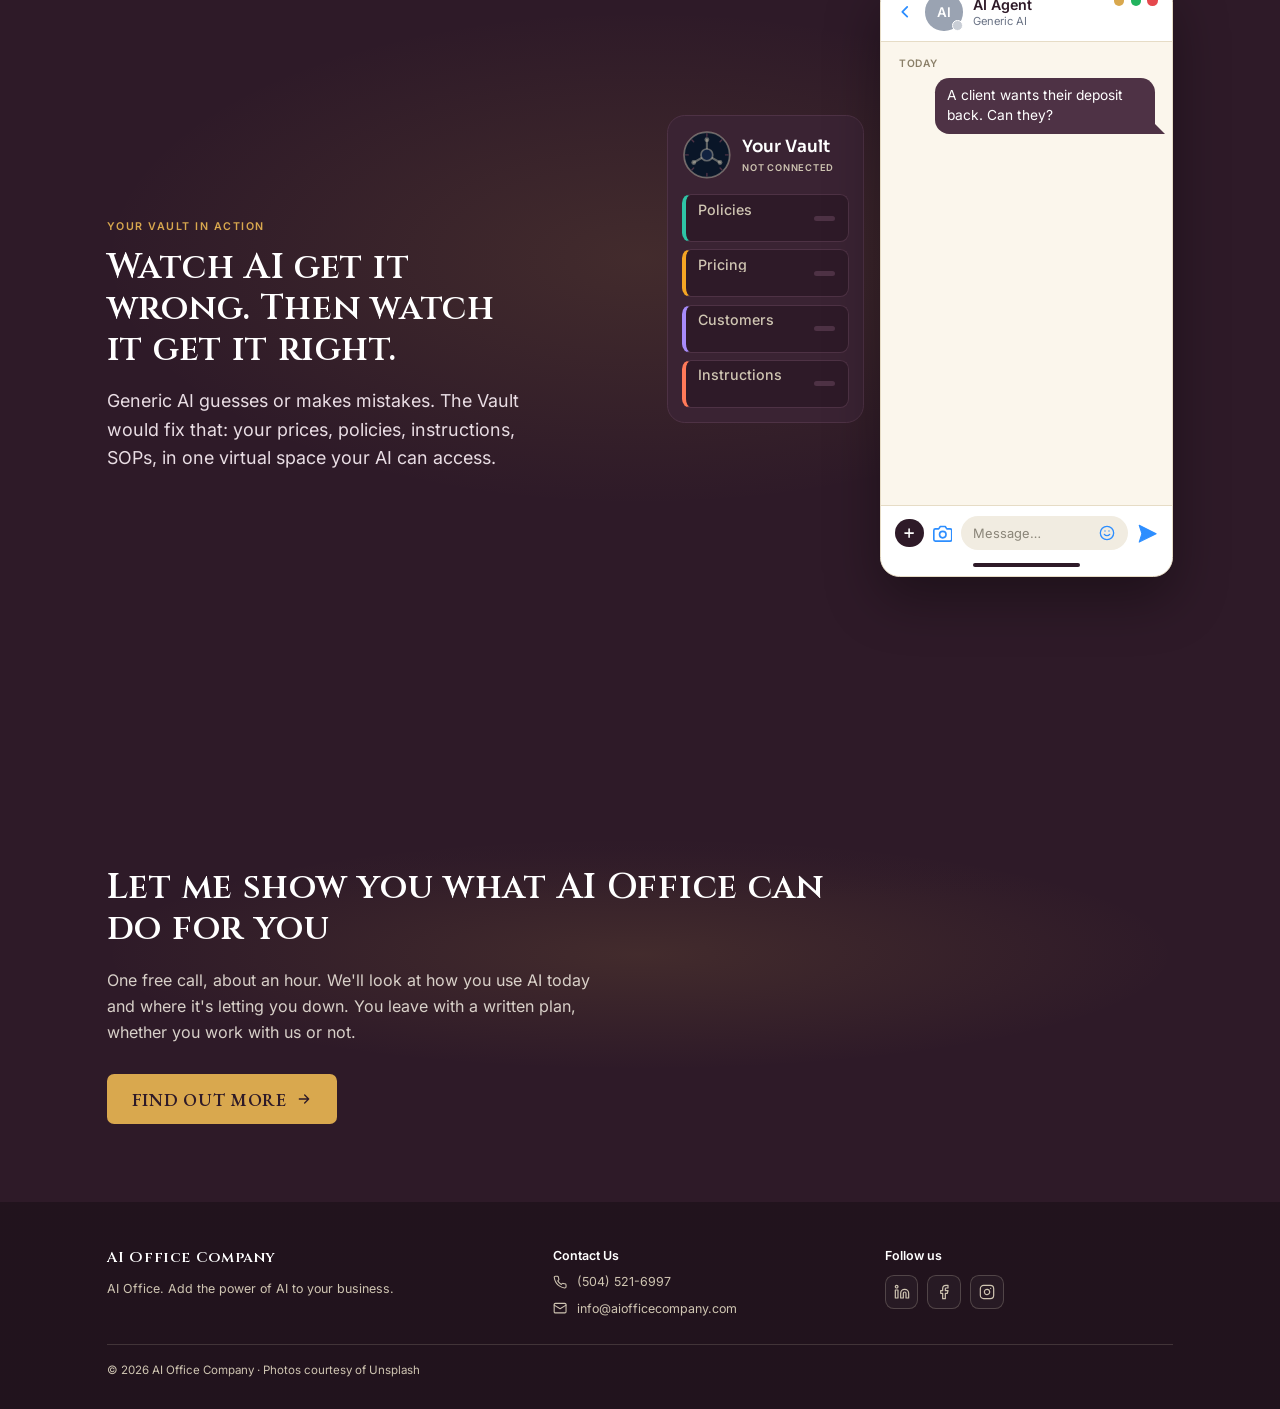
<file: why-ai-isnt-working/index.html>
<!DOCTYPE html>
<html lang="en">
<head>
<meta charset="utf-8">
<meta name="viewport" content="width=device-width, initial-scale=1">
<meta name="google-site-verification" content="BXFeOpIIANb9r4f9pk23dGheMgLdwfYV752r-j9QCbo">
<!-- Google tag (gtag.js) -->
<script async src="https://www.googletagmanager.com/gtag/js?id=G-YNQ750PL7S"></script>
<script>
  window.dataLayer = window.dataLayer || [];
  function gtag(){dataLayer.push(arguments);}
  gtag('js', new Date());
  gtag('config', 'G-YNQ750PL7S');
</script>
<script>document.documentElement.classList.add('js');</script>

<title>Why AI Isn't Working For You | AI Office Company</title>
<meta name="description" content="AI isn't failing because it isn't smart. It's failing because no one taught it your business. See what changes when your AI works from a Vault.">
<meta name="robots" content="index,follow,max-image-preview:large">
<link rel="canonical" href="https://aiofficecompany.com/why-ai-isnt-working/">
<meta name="theme-color" content="#2E1A28">
<link rel="icon" href="/favicon.ico" sizes="any">
<link rel="icon" href="/favicon.svg" type="image/svg+xml">
<link rel="apple-touch-icon" href="/apple-touch-icon.png">

<meta property="og:type" content="website">
<meta property="og:site_name" content="AI Office Company">
<meta property="og:locale" content="en_US">
<meta property="og:url" content="https://aiofficecompany.com/why-ai-isnt-working/">
<meta property="og:title" content="Why AI Isn't Working For You | AI Office Company">
<meta property="og:description" content="AI isn't failing because it isn't smart. It's failing because no one taught it your business. See what changes when your AI works from a Vault.">
<meta property="og:image" content="https://aiofficecompany.com/assets/images/og-image.jpg">
<meta property="og:image:width" content="1200"><meta property="og:image:height" content="630">
<meta name="twitter:card" content="summary_large_image">

<link rel="preload" href="/assets/fonts/inter-latin.woff2" as="font" type="font/woff2" crossorigin>
<link rel="preload" href="/assets/fonts/cinzel-latin.woff2" as="font" type="font/woff2" crossorigin>
<link rel="preload" href="/assets/fonts/eb-garamond-latin.woff2" as="font" type="font/woff2" crossorigin>

<link rel="stylesheet" href="/assets/css/site.css">
</head>
<body class="sub">
<main>

<header class="page-top">
  <nav class="nav" aria-label="Main">
    <a class="brand" href="/">
      AI Office Company</a>
    <div class="nav-right">
      <div class="nav-links"><a href="/why-ai-isnt-working/">Problems</a><a href="/#how">How it works</a><a href="/#offers">Offers</a><a href="/#faq">FAQ</a></div>
      <a class="nav-book" href="https://docs.google.com/forms/d/e/1FAIpQLSelwxgPQoNHog9On9Gfm08sV-nHhhvpwXgxcnyUw-kU88Uh2g/viewform" target="_blank" rel="noopener">BOOK A CALL</a>
    </div>
  </nav>
<a class="back" href="/"><svg width="16" height="16" viewBox="0 0 24 24" fill="none" stroke="currentColor" stroke-width="2" stroke-linecap="round" stroke-linejoin="round" aria-hidden="true"><path d="M19 12H5M11 18l-6-6 6-6"/></svg>Back to Homepage</a>
</header>

<!-- ============================== WHY ============================== -->
<section class="sec why" id="why" data-sec="why">
  <div class="photo why-photo"><picture><source media="(min-width:1024px)" type="image/webp" srcset="/assets/images/why-desktop.webp"><source media="(min-width:1024px)" srcset="/assets/images/why-desktop.jpg"><source type="image/webp" srcset="/assets/images/why-mobile.webp"><img src="/assets/images/why-mobile.jpg" alt="" loading="lazy" decoding="async"></picture></div>
  <div class="layer why-l1"></div><div class="layer glow"></div>
  <div class="why-head rv">
    <div class="eyebrow">Why AI isn't working for you</div>
    <h1>AI isn't failing because it isn't smart. <span>It's failing because no one taught it your business.</span></h1>
  </div>
  <div class="cmp" role="table" aria-label="Without a Vault compared with your Vault">
    <div class="cmp-col cmp-col-no"></div><div class="cmp-col cmp-col-yes"></div>
    <div class="cmp-h cmp-h-no" role="columnheader">Without a Vault</div>
    <div class="cmp-h cmp-h-yes" role="columnheader">With your Vault</div>
    <div class="cmp-row" role="row" style="--i:0;--r:2"><div class="cmp-no" role="cell"><span class="x"><svg viewBox="0 0 24 24" aria-hidden="true"><path pathLength="1" d="M18 6 6 18"/><path pathLength="1" d="M6 6l12 12"/></svg></span>Starts from zero every time</div><div class="cmp-arrow" aria-hidden="true"><i></i><b></b></div><div class="cmp-yes" role="cell"><span class="ok"><svg viewBox="0 0 24 24" aria-hidden="true"><path d="M20 6 9 17l-5-5"/></svg></span>Starts from everything your business knows</div></div>
    <div class="cmp-row" role="row" style="--i:1;--r:3"><div class="cmp-no" role="cell"><span class="x"><svg viewBox="0 0 24 24" aria-hidden="true"><path pathLength="1" d="M18 6 6 18"/><path pathLength="1" d="M6 6l12 12"/></svg></span>Guesses when it doesn't know</div><div class="cmp-arrow" aria-hidden="true"><i></i><b></b></div><div class="cmp-yes" role="cell"><span class="ok"><svg viewBox="0 0 24 24" aria-hidden="true"><path d="M20 6 9 17l-5-5"/></svg></span>Flags anything that contradicts</div></div>
    <div class="cmp-row" role="row" style="--i:2;--r:4"><div class="cmp-no" role="cell"><span class="x"><svg viewBox="0 0 24 24" aria-hidden="true"><path pathLength="1" d="M18 6 6 18"/><path pathLength="1" d="M6 6l12 12"/></svg></span>You correct the same mistake every day</div><div class="cmp-arrow" aria-hidden="true"><i></i><b></b></div><div class="cmp-yes" role="cell"><span class="ok"><svg viewBox="0 0 24 24" aria-hidden="true"><path d="M20 6 9 17l-5-5"/></svg></span>Fix it once, and every Agent follows the fix</div></div>
    <div class="cmp-row" role="row" style="--i:3;--r:5"><div class="cmp-no" role="cell"><span class="x"><svg viewBox="0 0 24 24" aria-hidden="true"><path pathLength="1" d="M18 6 6 18"/><path pathLength="1" d="M6 6l12 12"/></svg></span>No way to check where an answer came from</div><div class="cmp-arrow" aria-hidden="true"><i></i><b></b></div><div class="cmp-yes" role="cell"><span class="ok"><svg viewBox="0 0 24 24" aria-hidden="true"><path d="M20 6 9 17l-5-5"/></svg></span>Every answer shows its source</div></div>
    <div class="cmp-row" role="row" style="--i:4;--r:6"><div class="cmp-no" role="cell"><span class="x"><svg viewBox="0 0 24 24" aria-hidden="true"><path pathLength="1" d="M18 6 6 18"/><path pathLength="1" d="M6 6l12 12"/></svg></span>Can't trust it with a customer</div><div class="cmp-arrow" aria-hidden="true"><i></i><b></b></div><div class="cmp-yes" role="cell"><span class="ok"><svg viewBox="0 0 24 24" aria-hidden="true"><path d="M20 6 9 17l-5-5"/></svg></span>Nothing goes out until you approve it</div></div>
    <div class="cmp-end"></div>
  </div>
  <div class="vd">
    <div class="tiles">
      <div class="tile rv" style="--d:.2s"><span class="tile-ic"><svg viewBox="0 0 24 24" aria-hidden="true"><path d="M4 19.5v-15A2.5 2.5 0 0 1 6.5 2H19a1 1 0 0 1 1 1v18a1 1 0 0 1-1 1H6.5a1 1 0 0 1 0-5H20"/><path d="M8 11h8"/><path d="M8 7h6"/></svg></span><h4><span class="tile-your">Your </span><span class="tile-word">information</span></h4><p>documents, prices, policies, customer records</p></div>
      <div class="tile rv" style="--d:.28s"><span class="tile-ic"><svg viewBox="0 0 24 24" aria-hidden="true"><path d="M12 22s8-4 8-10V5l-8-3-8 3v7c0 6 8 10 8 10zM9 12l2 2 4-4"/></svg></span><h4><span class="tile-your">Your </span><span class="tile-word">rules</span></h4><p>how you want things done, and what needs your sign-off</p></div>
      <div class="tile rv" style="--d:.36s"><span class="tile-ic"><svg viewBox="0 0 24 24" aria-hidden="true"><path d="M10 6h11M10 12h11M10 18h11M4 6h1v4M4 10h2M6 18H4c0-1 2-2 2-3s-1-1.5-2-1"/></svg></span><h4><span class="tile-your">Your </span><span class="tile-word">instructions</span></h4><p>step-by-step directions for each Agent</p></div>
      <div class="tile rv" style="--d:.44s"><span class="tile-ic"><svg viewBox="0 0 24 24" aria-hidden="true"><rect width="20" height="5" x="2" y="3" rx="1"/><path d="M4 8v11a2 2 0 0 0 2 2h12a2 2 0 0 0 2-2V8"/><path d="M10 12h4"/></svg></span><h4><span class="tile-your">Your </span><span class="tile-word">records</span></h4><p>PDFs, images and files, kept as they are</p></div>
    </div>
    <svg class="vd-lines" viewBox="0 0 1200 150" preserveAspectRatio="none" fill="none" aria-hidden="true"><g stroke-width="2"><path pathLength="1" vector-effect="non-scaling-stroke" d="M138 0C138 90 560 60 578 140" style="--d:.5s"/><path pathLength="1" vector-effect="non-scaling-stroke" d="M446 0C446 70 590 70 594 140" style="--d:.6s"/><path pathLength="1" vector-effect="non-scaling-stroke" d="M754 0C754 70 610 70 606 140" style="--d:.7s"/><path pathLength="1" vector-effect="non-scaling-stroke" d="M1062 0C1062 90 640 60 622 140" style="--d:.8s"/></g></svg>
    <div class="vd-vault"><span class="vd-box"><svg class="vd-icon" viewBox="0 0 576 512" aria-hidden="true"><!--! Font Awesome Free 6.5.2 by @fontawesome - https://fontawesome.com License - https://fontawesome.com/license/free (Icons: CC BY 4.0, Fonts: SIL OFL 1.1, Code: MIT License) Copyright 2024 Fonticons, Inc. --><path d="M64 0C28.7 0 0 28.7 0 64V416c0 35.3 28.7 64 64 64H80l16 32h64l16-32H400l16 32h64l16-32h16c35.3 0 64-28.7 64-64V64c0-35.3-28.7-64-64-64H64zM224 320a80 80 0 1 0 0-160 80 80 0 1 0 0 160zm0-240a160 160 0 1 1 0 320 160 160 0 1 1 0-320zM480 221.3V336c0 8.8-7.2 16-16 16s-16-7.2-16-16V221.3c-18.6-6.6-32-24.4-32-45.3c0-26.5 21.5-48 48-48s48 21.5 48 48c0 20.9-13.4 38.7-32 45.3z"/></svg></span><span class="vd-label">Your Vault</span></div>
  </div>
  <div class="why-foot rv-o">
    <p>We build it. You check it. Then your Agents work from it.</p>
    <a href="/#how">See how it works<svg width="16" height="16" viewBox="0 0 24 24" fill="none" stroke="currentColor" stroke-width="2" stroke-linecap="round" stroke-linejoin="round" aria-hidden="true"><path d="M5 12h14M13 6l6 6-6 6"/></svg></a>
  </div>
  <div class="edge edge-t"></div><div class="edge edge-b"></div>
</section>

<!-- ============================== VAULT DEMO ============================== -->
<section class="sec demo" id="vault" data-sec="demo">
  <div class="layer glow"></div>
  <div class="demo-grid">
    <div class="demo-copy rv">
      <div class="eyebrow">Your Vault in action</div>
      <h2>Watch AI get it wrong. Then watch it get it right.</h2>
      <p>Generic AI guesses or makes mistakes. The Vault would fix that: your prices, policies, instructions, SOPs, in one virtual space your AI can access.</p>
    </div>
    <!-- Demo: a generic AI gets it wrong, then works from the Vault. Decorative; the copy above carries the message. -->
    <div class="hero-anim q1 a1 t1 q2 t2 vault open chip" aria-hidden="true">
      <div class="vbox">
        <div class="vh">
          <svg class="dial" viewBox="0 0 72 72">
            <circle class="dial-ring" cx="36" cy="36" r="33" fill="#0A1628"/>
            <g class="dial-ticks" stroke-width="2" stroke-linecap="round"><path d="M36 9V5M55.1 16.9l2.8-2.8M63 36h4M55.1 55.1l2.8 2.8M36 63v4M16.9 55.1l-2.8 2.8M9 36H5M16.9 16.9l-2.8-2.8"/></g>
            <g class="dial-arms"><path class="dial-arm" d="M36 36V14M36 36L55 47M36 36L17 47" stroke-linecap="round"/><g class="dial-dots"><circle cx="36" cy="14" r="3.5"/><circle cx="55" cy="47" r="3.5"/><circle cx="17" cy="47" r="3.5"/></g></g>
            <circle class="dial-hub" cx="36" cy="36" r="8.5" fill="#112240"/>
          </svg>
          <div class="vh-txt"><div class="vh-title">Your Vault</div><div class="vh-status"><span class="vs-off">Not connected</span><span class="vs-on">Connected</span></div></div>
        </div>
        <div class="drawers">
          <div class="drawer is-sel"><span class="dr-label">Policies</span><span class="dr-file">Policies.md</span><i class="dr-handle"></i></div>
          <div class="drawer"><span class="dr-label">Pricing</span><span class="dr-file">Rates 2026.md</span><i class="dr-handle"></i></div>
          <div class="drawer"><span class="dr-label">Customers</span><span class="dr-file">Contacts.md</span><i class="dr-handle"></i></div>
          <div class="drawer"><span class="dr-label">Instructions</span><span class="dr-file">Email rules.md</span><i class="dr-handle"></i></div>
        </div>
      </div>

      <div class="chat">
        <div class="chat-head">
          <svg class="ch-back" viewBox="0 0 24 24" fill="none" stroke="#2D8EFF" stroke-width="2.2" stroke-linecap="round" stroke-linejoin="round"><path d="M15 18l-6-6 6-6"/></svg>
          <div class="av">AI<i></i></div>
          <div class="ch-txt"><div class="ch-name">AI Agent</div><div class="ch-status"><span class="cs-off">Generic AI</span><span class="cs-on">Working from your Vault</span></div></div>
          <div class="lights"><i></i><i></i><i></i></div>
        </div>
        <div class="chat-body">
          <div class="story is-on">
            <div class="m m-d1 day">Today</div>
            <div class="m m-q1 bq">A client wants their deposit back. Can they?</div>
            <div class="m m-a1 ba-row"><div class="ba"><span class="st">Yes, deposits are always refundable.</span></div><div class="tag">You'd refund $500 you don't owe</div></div>
            <div class="m m-q2 bq">They paid 12 days ago. Draft my reply.</div>
            <div class="m m-a2 ba-row"><div class="ba"><span class="st">Done: ‘Your full refund is on its way.’</span></div><div class="tag">Promised money you don't owe</div></div>
            <div class="m m-fix bf"><div class="bf-t">Deposits are non-refundable after 7 days. Reply drafted with your policy attached.</div><div class="bf-s">Source: Vault › Policies.md</div></div>
          </div>
          <div class="story">
            <div class="m m-d1 day">Today</div>
            <div class="m m-q1 bq">Quote the Hale kitchen job.</div>
            <div class="m m-a1 ba-row"><div class="ba"><span class="st">About $1,200 should cover it.</span></div><div class="tag">Underquoted by $600</div></div>
            <div class="m m-q2 bq">It's only a half-day job. Can we go lower?</div>
            <div class="m m-a2 ba-row"><div class="ba"><span class="st">Sure, $900 works for a half day.</span></div><div class="tag">Below your job minimum</div></div>
            <div class="m m-fix bf"><div class="bf-t">Drafted at $1,800, using your 2026 rate sheet and job minimums.</div><div class="bf-s">Source: Vault › Pricing › Rates 2026.md</div></div>
            <div class="m m-chip chipx">Ready for your approval</div>
          </div>
          <div class="story">
            <div class="m m-d1 day">Today</div>
            <div class="m m-q1 bq">Send Smith Co. their invoice reminder.</div>
            <div class="m m-a1 ba-row"><div class="ba"><span class="st">Sent to Smyth &amp; Sons.</span></div><div class="tag">Wrong customer</div></div>
            <div class="m m-q2 bq">Send the reply to Mav Trucks now.</div>
            <div class="m m-a2 ba-row"><div class="ba"><span class="st">Sent the draft to the client.</span></div><div class="tag">Sends past operating hours</div></div>
            <div class="m m-fix bf"><div class="bf-t">Drafted to the right contacts on file. The Mav Trucks reply goes out at 8:00 AM, inside your business hours.</div><div class="bf-s">Source: Vault › Customers › Contacts.md</div></div>
            <div class="m m-chip chipx">Ready for your approval</div>
          </div>
          <div class="story">
            <div class="m m-d1 day">Today</div>
            <div class="m m-q1 bq">Reply to the new inquiry from Dana.</div>
            <div class="m m-a1 ba-row"><div class="ba"><span class="st">Hey Dana, sure thing, we can start tomorrow.</span></div><div class="tag">Ignored your instructions</div></div>
            <div class="m m-d2 day">Next day</div>
            <div class="m m-q2 bq">Write a follow-up on the Hale quote.</div>
            <div class="m m-a2 ba-row"><div class="ba"><span class="st">Hi there, just checking in. Any thoughts? Cheers</span></div><div class="tag">Same mistake, again</div></div>
            <div class="m m-fix bf"><div class="bf-t">Formal replies drafted and signed with your name. No start date promised before a call.</div><div class="bf-s">Source: Vault › Instructions › Email rules.md</div></div>
            <div class="m m-chip chipx">Ready for your approval</div>
          </div>
        </div>
        <div class="composer">
          <span class="cp-plus"><svg viewBox="0 0 24 24" fill="none" stroke="#FFFFFF" stroke-width="2.6" stroke-linecap="round"><path d="M12 5v14M5 12h14"/></svg></span>
          <svg class="cp-cam" viewBox="0 0 24 24" fill="none" stroke="#2D8EFF" stroke-width="2" stroke-linecap="round" stroke-linejoin="round"><path d="M23 19a2 2 0 0 1-2 2H3a2 2 0 0 1-2-2V8a2 2 0 0 1 2-2h4l2-3h6l2 3h4a2 2 0 0 1 2 2z"/><circle cx="12" cy="13" r="4"/></svg>
          <span class="cp-input"><span>Message…</span><svg viewBox="0 0 24 24" fill="none" stroke="#2D8EFF" stroke-width="2" stroke-linecap="round" stroke-linejoin="round"><circle cx="12" cy="12" r="10"/><path d="M8 14s1.5 2 4 2 4-2 4-2M9 9h.01M15 9h.01"/></svg></span>
          <svg class="cp-send" viewBox="0 0 24 24" fill="#2D8EFF"><path d="M2.5 21.5l19-9.5-19-9.5 3 9.5-3 9.5zm3-9.5h8" stroke="#2D8EFF" stroke-width="1.2" stroke-linejoin="round"/></svg>
        </div>
        <div class="home"><i></i></div>
      </div>
    </div>

  </div>
  <div class="edge edge-t"></div><div class="edge edge-b"></div>
</section>

<!-- ============================== CLOSING ============================== -->
<section class="sec closing" id="book" data-sec="closing">
  <div class="photo closing-photo"><picture><source media="(min-width:1024px)" type="image/webp" srcset="/assets/images/closing-desktop.webp"><source media="(min-width:1024px)" srcset="/assets/images/closing-desktop.jpg"><source type="image/webp" srcset="/assets/images/closing-mobile.webp"><img src="/assets/images/closing-mobile.jpg" alt="" loading="lazy" decoding="async"></picture></div>
  <div class="layer closing-l1"></div><div class="layer glow"></div>
  <div class="closing-in rv">
    <h2>Let me show you what AI Office can do for you</h2>
    <p>One free call, about an hour. We'll look at how you use AI today and where it's letting you down. You leave with a written plan, whether you work with us or not.</p>
    <div class="closing-cta">
      <a class="btn" href="https://docs.google.com/forms/d/e/1FAIpQLSelwxgPQoNHog9On9Gfm08sV-nHhhvpwXgxcnyUw-kU88Uh2g/viewform" target="_blank" rel="noopener">FIND OUT MORE<svg width="18" height="18" viewBox="0 0 24 24" fill="none" stroke="currentColor" stroke-width="2" stroke-linecap="round" stroke-linejoin="round" aria-hidden="true"><path d="M5 12h14M13 6l6 6-6 6"/></svg></a>
    </div>
  </div>
  <div class="edge edge-t"></div><div class="edge edge-b"></div>
</section>

<!-- ============================== FOOTER ============================== -->
<footer class="footer" id="contact">
  <div class="footer-grid">
    <div>
      <div class="brand footer-brand">AI Office Company</div>
      <p class="footer-tag">AI Office. Add the power of AI to your business.</p>
    </div>
    <div>
      <p class="footer-h">Contact Us</p>
      <a class="ft-link" href="tel:+15045216997"><svg width="16" height="16" viewBox="0 0 24 24" fill="none" stroke="currentColor" stroke-width="1.8" stroke-linecap="round" stroke-linejoin="round" aria-hidden="true"><path d="M22 16.92v3a2 2 0 0 1-2.18 2 19.8 19.8 0 0 1-8.63-3.07 19.5 19.5 0 0 1-6-6A19.8 19.8 0 0 1 2.12 4.18 2 2 0 0 1 4.11 2h3a2 2 0 0 1 2 1.72c.13.96.36 1.9.7 2.81a2 2 0 0 1-.45 2.11L8.09 9.91a16 16 0 0 0 6 6l1.27-1.27a2 2 0 0 1 2.11-.45c.91.34 1.85.57 2.81.7A2 2 0 0 1 22 16.92z"/></svg>(504) 521-6997</a>
      <a class="ft-link" href="mailto:info@aiofficecompany.com"><svg width="16" height="16" viewBox="0 0 24 24" fill="none" stroke="currentColor" stroke-width="1.8" stroke-linecap="round" stroke-linejoin="round" aria-hidden="true"><rect x="2" y="4" width="20" height="16" rx="2"/><path d="m22 7-10 6L2 7"/></svg>info@aiofficecompany.com</a>
    </div>
    <div>
      <p class="footer-h">Follow us</p>
      <div class="ft-socials">
        <a class="ft-social" href="https://www.linkedin.com/company/aiofficecompany/" target="_blank" rel="noopener" aria-label="AI Office Company on LinkedIn"><svg width="18" height="18" viewBox="0 0 24 24" fill="none" stroke="currentColor" stroke-width="1.8" stroke-linecap="round" stroke-linejoin="round" aria-hidden="true"><path d="M16 8a6 6 0 0 1 6 6v7h-4v-7a2 2 0 0 0-4 0v7h-4v-7a6 6 0 0 1 6-6z"/><rect x="2" y="9" width="4" height="12"/><circle cx="4" cy="4" r="2"/></svg></a>
        <a class="ft-social" href="https://www.facebook.com/aiofficecompany" target="_blank" rel="noopener" aria-label="AI Office Company on Facebook"><svg width="18" height="18" viewBox="0 0 24 24" fill="none" stroke="currentColor" stroke-width="1.8" stroke-linecap="round" stroke-linejoin="round" aria-hidden="true"><path d="M18 2h-3a5 5 0 0 0-5 5v3H7v4h3v8h4v-8h3l1-4h-4V7a1 1 0 0 1 1-1h3z"/></svg></a>
        <a class="ft-social" href="https://www.instagram.com/aiofficecompany" target="_blank" rel="noopener" aria-label="AI Office Company on Instagram"><svg width="18" height="18" viewBox="0 0 24 24" fill="none" stroke="currentColor" stroke-width="1.8" stroke-linecap="round" stroke-linejoin="round" aria-hidden="true"><rect x="2" y="2" width="20" height="20" rx="5"/><path d="M16 11.37A4 4 0 1 1 12.63 8 4 4 0 0 1 16 11.37z"/><path d="M17.5 6.5h.01"/></svg></a>
      </div>
    </div>
  </div>
  <div class="footer-bottom">© 2026 AI Office Company · Photos courtesy of Unsplash</div>
</footer>

</main>
<script src="/assets/js/site.js"></script>
</body>
</html>
</file>
<file: assets/css/site.css>
/* AI Office Company homepage.
 * One responsive layout: phone styles first, the desktop design from 1024px up.
 * Between 1024px and 1440px site.js scales the 1440px desktop design to fit (CSS zoom).
 * Animated states only apply under html.js, so without JavaScript every element shows
 * in its final state.
 * Colour: Imperial palette (muted plum, antique gold, cream) plus three status colours, all as
 * tokens below. The --navy* token names are kept from v3 but now hold the plum shades.
 * Gold (--gold) is the main accent. Blue (--blue) survives only in the Vault diagram and the
 * Vault Setup package. Four accent hues (teal, amber, violet, coral) colour the hero demo
 * and the Vault tiles. The --chat-* tokens make the hero mock-up read as a phone chat.
 * Type: Cinzel headings, Inter body, EB Garamond for the hero case cards and FAQ questions.
 */

/* ---------- fonts (self-hosted, Latin subsets, variable weight) ---------- */
@font-face{font-family:'Inter';font-style:normal;font-weight:400 600;font-display:swap;src:url("../fonts/inter-latin-ext.woff2") format('woff2');unicode-range:U+0100-02BA,U+02BD-02C5,U+02C7-02CC,U+02CE-02D7,U+02DD-02FF,U+0304,U+0308,U+0329,U+1D00-1DBF,U+1E00-1E9F,U+1EF2-1EFF,U+2020,U+20A0-20AB,U+20AD-20C4,U+2113,U+2C60-2C7F,U+A720-A7FF}
@font-face{font-family:'Inter';font-style:normal;font-weight:400 600;font-display:swap;src:url("../fonts/inter-latin.woff2") format('woff2');unicode-range:U+0000-00FF,U+0131,U+0152-0153,U+02BB-02BC,U+02C6,U+02DA,U+02DC,U+0304,U+0308,U+0329,U+2000-206F,U+20AC,U+2122,U+2191,U+2193,U+2212,U+2215,U+FEFF,U+FFFD}
@font-face{font-family:'Sora';font-style:normal;font-weight:400 600;font-display:swap;src:url("../fonts/sora-latin-ext.woff2") format('woff2');unicode-range:U+0100-02BA,U+02BD-02C5,U+02C7-02CC,U+02CE-02D7,U+02DD-02FF,U+0304,U+0308,U+0329,U+1D00-1DBF,U+1E00-1E9F,U+1EF2-1EFF,U+2020,U+20A0-20AB,U+20AD-20C4,U+2113,U+2C60-2C7F,U+A720-A7FF}
@font-face{font-family:'Sora';font-style:normal;font-weight:400 600;font-display:swap;src:url("../fonts/sora-latin.woff2") format('woff2');unicode-range:U+0000-00FF,U+0131,U+0152-0153,U+02BB-02BC,U+02C6,U+02DA,U+02DC,U+0304,U+0308,U+0329,U+2000-206F,U+20AC,U+2122,U+2191,U+2193,U+2212,U+2215,U+FEFF,U+FFFD}
@font-face{font-family:'Cinzel';font-style:normal;font-weight:400 700;font-display:swap;src:url("../fonts/cinzel-latin-ext.woff2") format('woff2');unicode-range:U+0100-02BA,U+02BD-02C5,U+02C7-02CC,U+02CE-02D7,U+02DD-02FF,U+0304,U+0308,U+0329,U+1D00-1DBF,U+1E00-1E9F,U+1EF2-1EFF,U+2020,U+20A0-20AB,U+20AD-20C4,U+2113,U+2C60-2C7F,U+A720-A7FF}
@font-face{font-family:'Cinzel';font-style:normal;font-weight:400 700;font-display:swap;src:url("../fonts/cinzel-latin.woff2") format('woff2');unicode-range:U+0000-00FF,U+0131,U+0152-0153,U+02BB-02BC,U+02C6,U+02DA,U+02DC,U+0304,U+0308,U+0329,U+2000-206F,U+20AC,U+2122,U+2191,U+2193,U+2212,U+2215,U+FEFF,U+FFFD}
@font-face{font-family:'EB Garamond';font-style:normal;font-weight:400 600;font-display:swap;src:url("../fonts/eb-garamond-latin-ext.woff2") format('woff2');unicode-range:U+0100-02BA,U+02BD-02C5,U+02C7-02CC,U+02CE-02D7,U+02DD-02FF,U+0304,U+0308,U+0329,U+1D00-1DBF,U+1E00-1E9F,U+1EF2-1EFF,U+2020,U+20A0-20AB,U+20AD-20C4,U+2113,U+2C60-2C7F,U+A720-A7FF}
@font-face{font-family:'EB Garamond';font-style:normal;font-weight:400 600;font-display:swap;src:url("../fonts/eb-garamond-latin.woff2") format('woff2');unicode-range:U+0000-00FF,U+0131,U+0152-0153,U+02BB-02BC,U+02C6,U+02DA,U+02DC,U+0304,U+0308,U+0329,U+2000-206F,U+20AC,U+2122,U+2191,U+2193,U+2212,U+2215,U+FEFF,U+FFFD}
@font-face{font-family:'JetBrains Mono';font-style:normal;font-weight:400 500;font-display:swap;src:url("../fonts/jetbrains-mono-latin.woff2") format('woff2');unicode-range:U+0000-00FF,U+0131,U+0152-0153,U+02BB-02BC,U+02C6,U+02DA,U+02DC,U+0304,U+0308,U+0329,U+2000-206F,U+20AC,U+2122,U+2191,U+2193,U+2212,U+2215,U+FEFF,U+FFFD}

/* ---------- design tokens ---------- */
:root{
  /* muted plum: base, raised surface, hairline */
  --navy:#2E1A28;--navy-deep:#3A2333;--navy-mid:#4E3245;
  --white:#FFFFFF;--ice:#F3EEE3;--slate:#CFC5B2;--blush:#E9DDE4;
  --sky:#D9A84E;--blue:#2D8EFF;--gold:#D9A84E;--gold-deep:#B07F2E;
  --err:#E5484D;--ok:#22B35E;--ok-rgb:34,179,94;
  --body:rgba(243,238,227,.86);
  --font-head:'Cinzel',serif;--font-body:'Inter',sans-serif;--font-serif:'EB Garamond',serif;--font-mono:'JetBrains Mono',ui-monospace,monospace;
  /* hero chat mock-up: Apple's San Francisco (iMessage) where installed; Inter, its closest open match, elsewhere.
     SF can't be embedded on a website (Apple licence), so it only appears on Apple devices. */
  --font-chat:-apple-system,BlinkMacSystemFont,'SF Pro Text','SF Pro',Inter,sans-serif;
  /* channel values for translucent versions of the tokens above */
  --navy-rgb:46,26,40;--navy-deep-rgb:58,35,51;--navy-mid-rgb:78,50,69;--white-rgb:255,255,255;
  --slate-rgb:207,197,178;--blue-rgb:45,142,255;--gold-rgb:217,168,78;--err-rgb:229,72,77;
  /* accent hues for the hero demo, the Vault tiles and the steps: bright, dark (text on cream), rgb */
  --teal:#2EC4A6;--teal-dark:#0B7F69;--teal-rgb:46,196,166;
  --amber:#F5A524;--amber-dark:#9A5B00;--amber-rgb:245,165,36;
  --violet:#A78BFA;--violet-dark:#5B3FC4;--violet-rgb:167,139,250;
  --coral:#FF7A59;--coral-dark:#B83C20;--coral-rgb:255,122,89;
  /* hero chat mock-up (light phone UI) */
  --chat-bg:#FBF6EC;--chat-line:#E6DCC6;--chat-field:#F1ECE1;--chat-hint:#8A8578;--chat-day:#8A7F68;
  --chat-meta:#6B7486;--chat-struck:#8A93A3;--chat-avatar:#9AA3B2;--chat-away:#C9CED6;
  --ease:cubic-bezier(.22,1,.36,1)
}

/* ---------- base ---------- */
*{box-sizing:border-box}
html{-webkit-text-size-adjust:100%}
body{margin:0;background:var(--navy);color:var(--white);font-family:var(--font-body);overflow-x:hidden}
a{color:var(--sky);text-decoration:none}
a:hover{color:var(--white)}
h1,h2,h3,h4,p,ul,ol{margin:0}
ul,ol{padding:0;list-style:none}
button{font:inherit}
main{display:flex;flex-direction:column;background:var(--navy)}
@keyframes msgIn{from{opacity:0;transform:translateY(10px) scale(.98)}to{opacity:1;transform:none}}

.btn{display:flex;align-items:center;justify-content:center;gap:10px;height:54px;padding:0 28px;border-radius:8px;background:var(--gold);color:var(--navy);font-family:var(--font-serif);font-weight:600;font-size:20px;letter-spacing:.04em;transition:background .2s ease,color .2s ease}
.btn:hover{background:var(--ice);color:var(--navy)}
.eyebrow{font-family:var(--font-body);font-size:12px;font-weight:600;letter-spacing:.14em;text-transform:uppercase;color:var(--gold)}

.sec{position:relative;isolation:isolate;overflow:hidden;background:var(--navy);color:var(--white);padding:48px 20px}
.sec h1,.sec h2{font-family:var(--font-head);font-weight:600;font-size:27px;line-height:1.15;letter-spacing:.02em;color:var(--white)}
.layer{position:absolute;inset:0;pointer-events:none;z-index:-1}
.photo{position:absolute;left:0;right:0;top:0;bottom:0;z-index:-2;pointer-events:none}
.photo picture,.photo img{display:block;width:100%;height:100%}
.photo img{object-fit:cover}
.edge{position:absolute;left:0;right:0;height:72px;pointer-events:none;z-index:-1}
.edge-t{top:0;background:linear-gradient(180deg,var(--navy),rgba(var(--navy-rgb),0))}
.edge-b{bottom:0;background:linear-gradient(0deg,var(--navy),rgba(var(--navy-rgb),0))}
/* the single background glow a section may have */
.glow{background:radial-gradient(ellipse 60% 40% at 50% 40%,rgba(var(--gold-rgb),.12),transparent 70%)}

/* scroll reveal: sections get .is-seen from site.js */
.js .rv{opacity:0;transform:translateY(16px);transition:opacity .6s ease var(--d,0s),transform .6s ease var(--d,0s)}
.js .rv-o{opacity:0;transition:opacity .6s ease var(--d,0s)}
.js .is-seen .rv,.js .is-seen .rv-o{opacity:1;transform:none}

/* ================================ HERO ================================ */
.hero{position:relative;overflow:hidden;background:var(--navy);color:var(--white);padding-bottom:48px}
.hero-photo{position:absolute;left:0;right:0;top:-10%;height:120%;will-change:transform}
.hero-photo picture{display:block;width:100%;height:100%}
/* the photo fills the whole hero (it no longer holds the tall Vault demo on phones) */
.hero-photo img{display:block;width:100%;height:100%;object-fit:cover;object-position:22% 50%}
.hero-scrim{position:absolute;inset:0;pointer-events:none;background:linear-gradient(180deg,rgba(var(--navy-rgb),.72) 0%,rgba(var(--navy-rgb),.8) 40%,rgba(var(--navy-rgb),.45) 70%,rgba(var(--navy-rgb),.55) 100%)}
.hero-fade2{display:none}
.hero-fade{position:absolute;left:0;right:0;bottom:0;height:110px;pointer-events:none;background:linear-gradient(0deg,var(--navy),rgba(var(--navy-rgb),0))}

.nav{position:relative;z-index:2;height:64px;padding:0 20px;display:flex;align-items:center;justify-content:space-between}
.brand{display:flex;align-items:center;font-family:var(--font-head);font-weight:600;font-size:14px;letter-spacing:.04em;color:var(--white)}
.brand:hover{color:var(--white)}
.nav-right{display:flex;align-items:center;gap:6px}
.nav-links{display:none}
.nav-book{background:var(--white);color:var(--navy);padding:0 10px;height:44px;display:flex;align-items:center;white-space:nowrap;border-radius:8px;font-family:var(--font-serif);font-weight:600;font-size:14px;letter-spacing:.05em}
.nav-book:hover{color:var(--navy);background:var(--gold)}

.hero-grid{position:relative;z-index:1;padding:32px 20px 0;display:grid;grid-template-areas:"copy" "cta"}
.hero-copy{grid-area:copy}
.hero-anim{grid-area:anim;margin-top:32px}
.hero-cta{grid-area:cta;margin-top:24px}
.hero-eyebrow{margin-bottom:14px}
.hero h1{font-family:var(--font-head);font-weight:700;font-size:30px;line-height:1.18;letter-spacing:.01em;color:var(--white);text-shadow:0 2px 18px rgba(var(--navy-rgb),.7);text-wrap:balance}
/* "AI Revolution": plum text on a slanted gold highlighter */
.rev{white-space:nowrap;color:var(--navy);text-shadow:none;padding:0 .28em;margin:0 -.1em;border-radius:.18em;
  background:linear-gradient(102deg,transparent .22em,var(--gold) .22em,var(--gold) calc(100% - .22em),transparent calc(100% - .22em))}
.hero-tag{font-family:var(--font-head);font-weight:700;font-size:21px;line-height:1.3;letter-spacing:.03em;color:var(--gold);text-shadow:0 2px 18px rgba(var(--navy-rgb),.7);margin-top:12px}
/* the two case cards: Case 1 jumps to the closing section, Case 2 to Why */
.cases-q{margin-top:22px;font-family:var(--font-serif);font-style:italic;font-size:20px;line-height:1.3;color:var(--ice)}
.cases{display:grid;grid-template-columns:1fr;gap:12px;margin-top:12px}
.case{display:flex;flex-direction:column;gap:8px;padding:16px 18px;border-radius:14px;border:1px solid rgba(var(--slate-rgb),.25);background:rgba(var(--navy-rgb),.85);color:var(--ice);transition:border-color .2s ease,transform .2s ease}
.case:hover{color:var(--ice);border-color:rgba(var(--gold-rgb),.75);transform:translateY(-2px)}
.case-t{font-family:var(--font-serif);font-size:20px;line-height:1.35;font-weight:600}
.case-go{margin-top:auto;align-self:flex-end;padding-top:4px;display:inline-flex;align-items:center;gap:8px;font-family:var(--font-serif);font-size:17px;font-weight:600;letter-spacing:.03em;color:var(--gold)}
.case-go svg{transition:transform .2s ease}
.case:hover .case-go svg{transform:translateX(4px)}
.sig{display:flex;align-items:flex-start;gap:10px;margin-top:18px;font-size:13.5px;line-height:1.5}
.sig::before{content:"";flex:none;width:22px;height:2px;background:var(--gold-deep);margin-top:10px}
.sig-name{font-weight:500;color:var(--gold)}
.sig-detail{color:var(--blush);text-shadow:0 1px 10px rgba(var(--navy-rgb),.75)}

/* reduced motion: every remaining animation and transition (reveals, chat pop-ins, task rows,
   comparison rows, step bar) jumps straight to its end state */
@media (prefers-reduced-motion:reduce){
  *,*::before,*::after{animation-duration:.01ms!important;animation-delay:0s!important;animation-iteration-count:1!important;transition-duration:.01ms!important;transition-delay:0s!important}
}

/* ----- hero demo: vault + chat. State classes on .hero-anim: q1 a1 t1 q2 t2 vault open chip ----- */
.hero-anim{--acc:var(--teal);--accd:var(--teal-dark);--accr:var(--teal-rgb);--vb:var(--navy-mid);--vg:0 0 0 rgba(var(--accr),0);--dial:rgba(var(--slate-rgb),.45)}
.hero-anim.vault{--vb:rgba(var(--accr),.7);--vg:0 0 56px rgba(var(--accr),.32);--dial:var(--acc)}
.vbox{border-radius:18px 18px 0 0;border:1px solid var(--vb);border-bottom:0;background:var(--navy-deep);padding:12px 12px 10px;box-shadow:var(--vg);transition:border-color .4s var(--ease),box-shadow .53s var(--ease)}
.vh{display:flex;align-items:center;gap:8px}
.dial{width:24px;height:24px;flex:none}
.dial-ring{stroke:var(--dial);stroke-width:5;transition:stroke .4s var(--ease)}
.dial-ticks,.dial-dots{display:none}
.dial-ticks{stroke:var(--navy-mid)}
.dial-dots{fill:var(--dial)}
.dial-arms{transform-origin:36px 36px;transition:transform .75s cubic-bezier(.65,0,.35,1)}
.vault .dial-arms{transform:rotate(240deg)}
.dial-arm{stroke:var(--dial);stroke-width:6;fill:none}
.dial-hub{stroke:var(--dial);stroke-width:5}
.vh-txt{flex:1;display:flex;align-items:center;justify-content:space-between;gap:8px}
/* the hero demo keeps its original fonts (Sora title, chat font, mono file names) */
.vh-title{font-family:'Sora',sans-serif;font-weight:600;font-size:15px}
.vh-status{display:grid;font-size:10.5px;font-weight:600;letter-spacing:.08em;text-transform:uppercase;text-align:right}
.vh-status span{grid-area:1/1;transition:opacity .27s var(--ease)}
.vs-off{color:var(--slate)}
.vs-on{color:var(--acc);opacity:0}
.vault .vs-off{opacity:0}
.vault .vs-on{opacity:1}

/* each drawer has its own accent */
.drawers{display:grid;grid-template-columns:repeat(4,minmax(0,1fr));gap:6px;margin-top:10px;padding-bottom:36px}
.drawer{--a:var(--teal);--ar:var(--teal-rgb);--bd:var(--navy-mid);--bg:var(--navy);--col:var(--slate);position:relative;height:36px;border-radius:8px;border:1px solid var(--bd);border-top:3px solid var(--a);background:var(--bg);padding:0 3px;display:flex;align-items:center;justify-content:center;transition:transform .33s var(--ease),background .27s var(--ease),border-color .27s var(--ease)}
.drawer:nth-child(2){--a:var(--amber);--ar:var(--amber-rgb)}
.drawer:nth-child(3){--a:var(--violet);--ar:var(--violet-rgb)}
.drawer:nth-child(4){--a:var(--coral);--ar:var(--coral-rgb)}
.dr-label{font-size:11px;font-weight:600;color:var(--col);white-space:nowrap;overflow:hidden;max-width:100%}
.dr-file{position:absolute;top:calc(100% + 10px);left:0;white-space:nowrap;padding:3px 8px;border-radius:6px;background:rgba(var(--ar),.2);font-family:var(--font-mono);font-size:12px;font-weight:500;color:var(--a);opacity:0;transition:opacity .3s var(--ease);pointer-events:none}
.dr-file::before{content:"";position:absolute;top:-4px;left:14px;border-left:4px solid transparent;border-right:4px solid transparent;border-bottom:4px solid rgba(var(--ar),.2)}
.drawer:nth-child(2) .dr-file,.drawer:nth-child(3) .dr-file{left:50%;transform:translateX(-50%)}
.drawer:nth-child(2) .dr-file::before,.drawer:nth-child(3) .dr-file::before{left:calc(50% - 4px)}
.drawer:nth-child(4) .dr-file{left:auto;right:0}
.drawer:nth-child(4) .dr-file::before{left:auto;right:14px}
.dr-handle{display:none}
.open .drawer.is-sel{--bd:var(--a);--bg:rgba(var(--ar),.16);--col:var(--white);transform:translateY(-4px)}
.open .drawer.is-sel .dr-file{opacity:1}

.chat{border-radius:0 0 22px 22px;border:1px solid var(--chat-line);background:var(--chat-bg);color:var(--navy);font-family:var(--font-chat);display:flex;flex-direction:column;overflow:hidden}
.chat-head{display:flex;align-items:center;gap:10px;padding:10px 12px;background:var(--white);border-bottom:1px solid var(--chat-line)}
.ch-back{width:20px;height:20px;flex:none}
.av{position:relative;flex:none;width:38px;height:38px;border-radius:50%;background:var(--chat-avatar);color:var(--white);display:flex;align-items:center;justify-content:center;font-family:var(--font-chat);font-weight:600;font-size:14px;transition:background .33s var(--ease)}
.av i{position:absolute;right:0;bottom:0;width:11px;height:11px;border-radius:50%;border:2px solid var(--white);background:var(--chat-away);transition:background .33s var(--ease)}
.vault .av{background:var(--accd)}
.vault .av i{background:var(--ok)}
.ch-txt{flex:1;min-width:0}
.ch-name{font-weight:600;font-size:15px;line-height:1.2}
.ch-status{display:grid;font-size:12px;line-height:1.3;margin-top:1px}
.ch-status span{grid-area:1/1;white-space:nowrap;transition:opacity .27s var(--ease)}
.cs-off{color:var(--chat-meta)}
.cs-on{color:var(--accd);font-weight:500;opacity:0}
.vault .cs-off{opacity:0}
.vault .cs-on{opacity:1}
.lights{flex:none;display:flex;align-items:center;gap:7px;align-self:flex-start;margin-top:2px}
.lights i{width:11px;height:11px;border-radius:50%}
.lights i:nth-child(1){background:var(--gold)}
.lights i:nth-child(2){background:var(--ok)}
.lights i:nth-child(3){background:var(--err)}

.chat-body{height:380px;overflow:hidden;display:flex;flex-direction:column;justify-content:flex-end;padding:0 14px 14px}
.story{display:none;flex:none;flex-direction:column;gap:9px}
.story.is-on{display:flex}
.day{font-size:11px;font-weight:600;letter-spacing:.08em;text-transform:uppercase;color:var(--chat-day)}
.m-d2{display:none}
.bq{align-self:flex-end;max-width:88%;padding:10px 13px;position:relative;border-radius:16px 16px 0 16px;background:var(--navy-mid);color:var(--white);font-size:15px;line-height:1.4}
.bq::after{content:"";position:absolute;right:-12px;bottom:0;border-left:12px solid var(--navy-mid);border-top:12px solid transparent}
.ba-row{align-self:flex-start;max-width:96%;display:flex;flex-wrap:wrap;align-items:center;gap:6px 8px}
.ba{padding:10px 13px;position:relative;border-radius:16px 16px 16px 0;background:var(--white);box-shadow:0 1px 3px rgba(var(--navy-rgb),.1);font-size:15px;line-height:1.4;color:var(--navy);transition:color .27s var(--ease)}
.ba::after{content:"";position:absolute;left:-12px;bottom:0;border-right:12px solid var(--white);border-top:12px solid transparent}
.t1 .m-a1 .ba,.t2 .m-a2 .ba{color:var(--chat-struck)}
/* red strike drawn left to right, slow start; it resets instantly */
.st{background-image:linear-gradient(var(--err),var(--err));background-repeat:no-repeat;background-position:0 60%;background-size:0% 2px;-webkit-box-decoration-break:slice;box-decoration-break:slice}
.t1 .m-a1 .st,.t2 .m-a2 .st{background-size:100% 2px;transition:background-size .6s cubic-bezier(.55,0,.8,.3)}
.tag{padding:4px 10px;border-radius:999px;background:var(--err);font-size:11.5px;font-weight:600;color:var(--white);white-space:nowrap;flex:none;opacity:0;transition:opacity .2s var(--ease)}
.t1 .m-a1 .tag,.t2 .m-a2 .tag{opacity:1}
.story{--t:rgba(var(--teal-rgb),.24);--dk:var(--teal-dark)}
.story:nth-child(2){--t:rgba(var(--amber-rgb),.24);--dk:var(--amber-dark)}
.story:nth-child(3){--t:rgba(var(--violet-rgb),.24);--dk:var(--violet-dark)}
.story:nth-child(4){--t:rgba(var(--coral-rgb),.24);--dk:var(--coral-dark)}
.bf{align-self:flex-start;max-width:96%;padding:12px 13px;position:relative;border-radius:16px 16px 16px 0;background:var(--t)}
.bf::after{content:"";position:absolute;left:-12px;bottom:0;border-right:12px solid var(--t);border-top:12px solid transparent}
.bf-t{font-size:15.5px;line-height:1.4;font-weight:600;color:var(--dk)}
.bf-s{font-family:var(--font-mono);font-size:13px;font-weight:500;color:var(--navy-mid);margin-top:4px}
.chipx{align-self:flex-start;padding:5px 12px;border-radius:999px;background:var(--gold);font-size:12px;font-weight:600;color:var(--navy)}

.composer{display:flex;align-items:center;gap:8px;padding:10px 12px 6px;background:var(--white);border-top:1px solid var(--chat-line)}
.cp-plus{flex:none;width:30px;height:30px;border-radius:50%;background:var(--navy);display:flex;align-items:center;justify-content:center}
.cp-plus svg{width:16px;height:16px}
.cp-cam{width:21px;height:21px;flex:none}
.cp-input{flex:1;min-width:0;height:36px;border-radius:999px;background:var(--chat-field);padding:0 14px;display:flex;align-items:center;justify-content:space-between;font-size:14px;color:var(--chat-hint)}
.cp-input span{white-space:nowrap;overflow:hidden;text-overflow:ellipsis}
.cp-input svg{width:18px;height:18px;flex:none}
.cp-send{width:22px;height:22px;flex:none}
.home{display:flex;justify-content:center;padding:4px 0 8px;background:var(--white)}
.home i{width:110px;height:5px;border-radius:3px;background:var(--navy)}

/* phone: messages pop in one by one */
@media (max-width:1023px){
  .js .m{display:none}
  .js .q1 .m-d1,.js .q1 .m-q1,.js .q2 .m-q2,.js .open .m-fix,.js .chip .m-chip{display:block;animation:msgIn .3s var(--ease) both}
  .js .a1 .m-a1,.js .q2 .m-a2{display:flex;animation:msgIn .3s var(--ease) both}
  .js .m-d2{display:none}
}

/* ============================== SUBPAGES ============================== */
.page-top{position:relative;z-index:2;background:var(--navy)}
.back{display:inline-flex;align-items:center;gap:8px;min-height:44px;margin:4px 20px 0;font-size:14px;font-weight:600;color:var(--gold)}
.back:hover{color:var(--ice)}
.back svg{transition:transform .2s ease}
.back:hover svg{transform:translateX(-4px)}

/* ================================ WHY ================================ */
.why-photo{top:-6%;bottom:-6%}
.why-l1{background:linear-gradient(180deg,rgba(var(--navy-rgb),.84) 0%,rgba(var(--navy-rgb),.74) 50%,rgba(var(--navy-rgb),.84) 100%)}
.why-head .eyebrow{margin-top:-10px}
.why h1{margin-top:14px;text-wrap:pretty}
.why h1 span{color:var(--gold)}

.cmp{position:relative;display:grid;grid-template-columns:minmax(0,1fr) 22px minmax(0,1fr);margin-top:28px}
.cmp-col{grid-row:1 / span 7;border-radius:16px}
.cmp-col-no{grid-column:1;border:1px solid var(--navy-mid);background:rgba(var(--navy-deep-rgb),.62)}
.cmp-col-yes{grid-column:3;border:1px solid var(--gold);background:rgba(var(--navy-deep-rgb),.72);box-shadow:0 0 48px rgba(var(--gold-rgb),.25)}
.cmp-h{grid-row:1;position:relative;padding:14px 12px;font-family:var(--font-head);font-weight:600;font-size:14px;letter-spacing:.02em}
.cmp-h-no{grid-column:1;color:var(--slate)}
.cmp-h-yes{grid-column:3;color:var(--white);display:flex;align-items:center;gap:6px}
.cmp-row{display:contents}
.cmp-no,.cmp-yes{grid-row:var(--r);position:relative;padding:12px;display:flex;align-items:flex-start;gap:8px;font-size:13.5px;line-height:1.45}
.cmp-no{grid-column:1;border-top:1px solid rgba(var(--navy-mid-rgb),.8);color:var(--slate)}
.cmp-yes{grid-column:3;border-top:1px solid rgba(var(--gold-rgb),.22);color:var(--white)}
.x,.ok{flex:none;width:18px;height:18px;border-radius:50%;display:flex;align-items:center;justify-content:center;margin-top:1px}
.x{border:1.5px solid var(--err);background:rgba(var(--err-rgb),.14);box-shadow:0 0 14px rgba(var(--err-rgb),.45)}
.x svg{width:8px;height:8px;fill:none;stroke:var(--err);stroke-width:3;stroke-linecap:round}
.x path{stroke-dasharray:1;stroke-dashoffset:0}
.ok{background:var(--ok)}
.ok svg{width:10px;height:10px;fill:none;stroke:var(--white);stroke-width:3;stroke-linecap:round;stroke-linejoin:round}
.cmp-arrow{grid-column:2;grid-row:var(--r);position:relative;display:flex;align-items:center}
.cmp-arrow i{height:2px;width:100%;background:var(--gold);box-shadow:0 0 8px rgba(var(--gold-rgb),.9)}
.cmp-arrow b{position:absolute;right:0;border-left:5px solid var(--gold);border-top:4px solid transparent;border-bottom:4px solid transparent}
.cmp-end{grid-column:1 / span 3;grid-row:7;height:10px}
/* comparison rows reveal one by one (--i is the row index) */
.js .cmp-no{opacity:0;transform:translateY(16px);transition:opacity .6s ease,transform .6s ease;transition-delay:calc(.3s + var(--i) * .4s)}
.js .cmp-yes{opacity:0;transform:translateY(16px);transition:opacity .6s ease,transform .6s ease;transition-delay:calc(.9s + var(--i) * .4s)}
.js .x{transform:scale(.4);box-shadow:0 0 0 rgba(var(--err-rgb),0);transition:transform .45s cubic-bezier(.34,1.56,.64,1),box-shadow .6s ease;transition-delay:calc(.45s + var(--i) * .4s)}
.js .x path{stroke-dashoffset:1;transition:stroke-dashoffset .3s ease;transition-delay:calc(.45s + var(--i) * .4s)}
.js .x path+path{transition-delay:calc(.6s + var(--i) * .4s)}
.js .cmp-arrow i{width:0;transition:width .35s ease;transition-delay:calc(.62s + var(--i) * .4s)}
.js .cmp-arrow b{opacity:0;transition:opacity .2s ease;transition-delay:calc(.9s + var(--i) * .4s)}
.js .is-seen .cmp-no,.js .is-seen .cmp-yes{opacity:1;transform:none}
.js .is-seen .x{transform:scale(1);box-shadow:0 0 14px rgba(var(--err-rgb),.45)}
.js .is-seen .x path{stroke-dashoffset:0}
.js .is-seen .cmp-arrow i{width:100%}
.js .is-seen .cmp-arrow b{opacity:1}

.vd{display:flex;flex-direction:column;align-items:center;gap:0;margin-top:40px}
/* each tile has its own accent */
.tiles{display:grid;grid-template-columns:repeat(4,minmax(0,1fr));gap:6px;width:100%}
.tile{--a:var(--teal);--ar:var(--teal-rgb);height:68px;border-radius:12px;border:1px solid var(--navy-mid);border-top:3px solid var(--a);background:var(--navy-deep);display:flex;flex-direction:column;align-items:center;justify-content:center;gap:6px}
.tile:nth-child(2){--a:var(--amber);--ar:var(--amber-rgb)}
.tile:nth-child(3){--a:var(--coral);--ar:var(--coral-rgb)}
.tile:nth-child(4){--a:var(--violet);--ar:var(--violet-rgb)}
.tile-ic svg{display:block;width:18px;height:18px;fill:none;stroke:var(--a);stroke-width:1.8;stroke-linecap:round;stroke-linejoin:round}
.vd-icon{display:block;width:36px;height:32px;fill:var(--blue)}
.tile h4{font-size:11px;font-weight:600;line-height:1.1;text-align:center;color:var(--white)}
.tile-your{display:none}
.tile-word{display:inline-block}
.tile-word::first-letter{text-transform:uppercase}
.tile p{display:none}
.vd-lines{display:block;width:100%;height:84px}
.vd-lines path{stroke:var(--teal);filter:drop-shadow(0 0 4px rgba(var(--blue-rgb),.8));stroke-dasharray:1}
.vd-lines path:nth-child(2){stroke:var(--amber)}
.vd-lines path:nth-child(3){stroke:var(--coral)}
.vd-lines path:nth-child(4){stroke:var(--violet)}
.js .vd-lines path{stroke-dashoffset:1;transition:stroke-dashoffset 1.2s ease var(--d)}
.js .is-seen .vd-lines path{stroke-dashoffset:0}
.vd-vault{display:flex;flex-direction:column;align-items:center;gap:8px;margin-top:-2px}
.vd-box{width:72px;height:72px;border-radius:18px;border:1.5px solid var(--blue);background:var(--navy-deep);box-shadow:0 0 40px rgba(var(--blue-rgb),.45);display:flex;align-items:center;justify-content:center}
.js .vd-box{border-color:var(--navy-mid);box-shadow:0 0 0 rgba(var(--blue-rgb),0);transition:box-shadow .8s ease 1.4s,border-color .8s ease 1.4s}
.js .is-seen .vd-box{border-color:var(--blue);box-shadow:0 0 40px rgba(var(--blue-rgb),.45)}
.vd-label{font-family:var(--font-head);font-weight:600;font-size:16px}
.why-foot{margin-top:40px;text-align:center;--d:1.4s}
.why-foot p{font-family:var(--font-head);font-weight:500;font-size:20px;line-height:1.45;color:var(--body);text-wrap:balance}
.why-foot a{display:inline-flex;align-items:center;gap:8px;min-height:44px;margin-top:14px;font-size:15px;font-weight:500;color:var(--gold)}

/* ============================ WHAT AI CAN DO ============================ */
.ai-glow{background:radial-gradient(ellipse 40% 45% at 85% 20%,rgba(var(--gold-rgb),.14),transparent 70%),radial-gradient(ellipse 40% 40% at 10% 85%,rgba(233,221,228,.08),transparent 70%)}
.ai-head{text-align:center}
.ai h1{margin-top:12px;text-wrap:balance}
.ai-head p{font-size:16px;line-height:1.6;color:var(--blush);margin-top:14px;text-wrap:pretty}
.ai-tiles{display:grid;grid-template-columns:1fr;gap:12px;margin-top:28px}
.ai-tile{border:1px solid var(--navy-mid);border-top:2px solid var(--gold);border-radius:14px;background:rgba(var(--navy-deep-rgb),.6);padding:20px}
.ai-n{font-size:12px;font-weight:600;letter-spacing:.12em;color:var(--gold)}
.ai-tile h3{font-family:var(--font-head);font-weight:600;font-size:18px;line-height:1.25;letter-spacing:.02em;margin-top:10px;color:var(--white)}
.ai-tile p{font-size:15px;line-height:1.5;color:var(--blush);margin-top:6px}
.ind{margin-top:44px}
.ind-h{font-family:var(--font-head);font-weight:600;font-size:21px;letter-spacing:.02em;text-align:center;color:var(--white)}
.ind-tabs{display:none}
.ind-panels{display:flex;flex-direction:column;gap:20px;margin-top:20px}
.ind-panel{display:grid;grid-template-columns:1fr;gap:12px}
.ind-panel[hidden]{display:none}
.ind-name{font-family:var(--font-head);font-weight:600;font-size:17px;letter-spacing:.02em;color:var(--gold)}
.ind-card{border-radius:16px;padding:20px}
.ind-today{border:1px solid var(--navy-mid);background:rgba(var(--navy-rgb),.55)}
.ind-ai{border:1.5px solid var(--gold);background:var(--navy-deep);box-shadow:0 0 48px rgba(var(--gold-rgb),.18)}
.ind-k{font-size:12px;font-weight:600;letter-spacing:.12em;text-transform:uppercase;color:var(--blush)}
.ind-ai .ind-k{color:var(--gold)}
.ind-card p{font-size:16px;line-height:1.55;color:var(--blush);margin-top:10px;text-wrap:pretty}
.ind-ai p{color:var(--ice)}
/* with JS: tabs pick one industry at a time */
.js .ind-tabs{display:flex;flex-wrap:wrap;justify-content:center;gap:8px;margin-top:18px}
.js .ind-name{display:none}
.ind-tab{min-height:44px;padding:0 16px;border-radius:999px;border:1px solid var(--navy-mid);background:transparent;color:var(--ice);font-weight:600;font-size:14px;letter-spacing:.02em;cursor:pointer;transition:background .25s ease,color .25s ease,border-color .25s ease}
.ind-tab:hover{border-color:var(--gold)}
.ind-tab[aria-selected="true"]{background:var(--gold);border-color:var(--gold);color:var(--navy)}
.ai-foot{margin-top:40px;text-align:center}
.ai-foot>p{font-family:var(--font-head);font-weight:600;font-size:21px;letter-spacing:.02em;line-height:1.35;color:var(--white)}
.ai-cta{margin-top:20px}

/* ======================= SEE IT IN YOUR BUSINESS ======================= */
.divider{display:flex;align-items:center;justify-content:center;gap:14px;max-width:560px;margin:0 auto 36px}
.divider i{flex:1;height:1px;background:linear-gradient(90deg,rgba(var(--gold-rgb),0),rgba(var(--gold-rgb),.7))}
.divider i:last-child{background:linear-gradient(90deg,rgba(var(--gold-rgb),.7),rgba(var(--gold-rgb),0))}
.divider b{flex:none;width:10px;height:10px;transform:rotate(45deg);border:1.5px solid var(--gold)}
.see .ind{margin-top:0}
.ind-head{text-align:center}
.see .ind-h{margin-top:12px}

/* ============================ VAULT DEMO ============================ */
.demo-copy p{font-size:16px;line-height:1.6;color:var(--blush);margin-top:14px;text-wrap:pretty}
.demo h2{margin-top:12px;text-wrap:balance}
.demo .hero-anim{grid-area:auto}

/* ================================ AGENTS ================================ */
.agents-head .eyebrow{margin-top:-10px}
.agents h2{margin-top:12px}

/* live day: clock, task counter, the task happening now, and a 7 AM-5 PM timeline (site.js drives it) */
.dayw{margin-top:24px}
.day-clock{font-family:var(--font-mono);font-size:44px;font-weight:500;letter-spacing:-0.04em;line-height:1;color:var(--white)}
.day-count{font-family:var(--font-mono);font-size:13px;font-weight:500;letter-spacing:.02em;color:var(--body);margin-top:10px}
.day-live{position:relative;overflow:hidden;margin-top:18px;background:rgba(var(--navy-deep-rgb),.7);-webkit-backdrop-filter:blur(14px);backdrop-filter:blur(14px);border:1px solid rgba(var(--gold-rgb),.5);border-radius:14px;padding:14px 16px;box-shadow:0 20px 44px rgba(0,0,0,.5),0 4px 12px rgba(0,0,0,.35)}
.day-live-h{display:flex;justify-content:space-between;align-items:center;gap:10px;margin-bottom:10px;font-size:12px;font-weight:600;color:var(--white)}
.day-live-tag{color:var(--err);font-family:var(--font-mono);font-size:12px;font-weight:700;letter-spacing:.08em}
.day-now{position:relative;overflow:hidden;clip-path:inset(0);transform:translateZ(0);min-height:52px}
.day-row{display:flex;align-items:center;gap:12px}
.js .day-row{animation:dayUp .5s ease both}
@keyframes dayUp{from{opacity:0;transform:translateY(100%)}to{opacity:1;transform:none}}
.day-ic{flex:none;width:36px;height:36px;border-radius:10px;background:rgba(var(--gold-rgb),.16);display:flex;align-items:center;justify-content:center}
.day-ic svg{width:18px;height:18px;fill:none;stroke:var(--gold);stroke-width:1.8;stroke-linecap:round;stroke-linejoin:round}
.day-txt{min-width:0;flex:1}
.day-agent{font-size:12px;color:var(--slate)}
.day-task{font-size:14px;font-weight:500;margin-top:2px;line-height:1.35;color:var(--white)}
.day-st{flex:none;max-width:96px;padding:5px 8px;border-radius:6px;border:1px solid;font-family:var(--font-mono);font-size:10px;font-weight:500;letter-spacing:.06em;text-transform:uppercase;text-align:center;line-height:1.25}
.st-ready{background:var(--gold);border-color:var(--gold);color:var(--navy)}
.st-flag{background:var(--amber);border-color:var(--amber);color:var(--navy)}
.st-done{background:rgba(var(--ok-rgb),.16);border-color:rgba(var(--ok-rgb),.55);color:var(--ok)}
.day-track{margin-top:28px}
.day-line{position:relative;height:2px;background:rgba(var(--white-rgb),.2)}
.day-fill{position:absolute;left:0;top:0;height:2px;width:100%;background:var(--gold)}
.day-dot{position:absolute;top:-5px;left:var(--at);width:12px;height:12px;margin-left:-6px;border-radius:50%;background:rgba(var(--white-rgb),.35);transition:background .3s ease}
.day-dot.on{background:var(--gold)}
.day-knob{position:absolute;top:-9px;left:100%;width:20px;height:20px;margin-left:-10px;border-radius:50%;background:var(--white);box-shadow:0 0 0 6px rgba(var(--gold-rgb),.35)}
.day-labels{display:flex;justify-content:space-between;margin-top:18px;font-family:var(--font-mono);font-size:12px;color:var(--slate)}

/* ================================ HOW ================================ */
.how-photo{top:-6%;bottom:-6%}
.how-l1{background:linear-gradient(180deg,rgba(var(--navy-rgb),.8) 0%,rgba(var(--navy-rgb),.6) 50%,rgba(var(--navy-rgb),.82) 100%)}
.how-head{text-align:center}
.how h2{margin-top:12px;text-wrap:balance}
.steps-wrap{position:relative;margin-top:32px;padding-left:20px}
.steps-bar{position:absolute;left:0;top:8px;bottom:8px;width:3px;border-radius:2px;background:var(--navy-mid);overflow:hidden}
.steps-bar i{display:block;width:100%;height:100%;background:var(--gold);box-shadow:0 0 10px rgba(var(--gold-rgb),.8)}
.js .steps-bar i{height:0;transition:height 1.6s ease .3s}
.js .is-seen .steps-bar i{height:100%}
.steps{display:flex;flex-direction:column;gap:14px}
/* every step is gold; its text box sits on a mostly opaque plum base (78%) under a gold tint */
.step{--c:var(--gold);--cr:var(--gold-rgb);--bb:linear-gradient(rgba(var(--cr),.2),rgba(var(--cr),.2)),rgba(var(--navy-deep-rgb),.78);--bbd:rgba(var(--cr),.7);--bg2:0 0 26px rgba(var(--cr),.4);--nt:var(--bb);border-radius:16px;border:1px solid transparent;padding:4px 0 4px 4px}
.step-skip{font-size:11px;font-weight:600;letter-spacing:.1em;text-transform:uppercase;color:var(--ice);margin-bottom:12px}
.step-row{display:flex;align-items:center;gap:12px}
.step-n{width:40px;height:40px;border-radius:50%;border:1.5px solid var(--c);background:var(--nt);display:flex;align-items:center;justify-content:center;font-family:var(--font-head);font-weight:600;font-size:15px;color:var(--c);flex:none}
.step h3{font-family:var(--font-head);font-weight:600;font-size:18px;line-height:1.25;letter-spacing:.02em;color:var(--white)}
.step p{font-size:15px;line-height:1.6;margin-top:10px;padding:10px 12px;border-radius:10px;background:var(--bb);border:1px solid var(--bbd);box-shadow:var(--bg2);color:var(--body)}
.how-foot{text-align:center;color:var(--slate);font-size:13px;font-weight:500;line-height:1.6;margin-top:32px;--d:1s}

/* ================================ OFFERS ================================ */
.offers-grid{display:flex;flex-direction:column;gap:14px;margin-top:24px}
/* each package gets its own colour: tinted gradient, outline, glow and a gradient strip on top */
.offer{--g1:var(--violet-rgb);--g2:var(--coral-rgb);position:relative;overflow:hidden;border-radius:18px;border:1px solid rgba(var(--g1),.6);
  background:linear-gradient(160deg,rgba(var(--g1),.24) 0%,rgba(var(--g2),.12) 100%),var(--navy-deep);box-shadow:0 0 48px rgba(var(--g1),.2);padding:24px 20px}
.offer::before{content:"";position:absolute;left:0;right:0;top:0;height:4px;background:linear-gradient(90deg,rgb(var(--g1)),rgb(var(--g2)))}
.offer-key{--g1:var(--blue-rgb);--g2:var(--teal-rgb);border:1.5px solid var(--blue);box-shadow:0 0 56px rgba(var(--blue-rgb),.28)}
.offer h3{font-family:var(--font-head);font-weight:600;font-size:19px;letter-spacing:.02em;color:var(--white)}
.offer-price{font-family:var(--font-head);font-weight:500;font-size:16px;font-variant-numeric:tabular-nums;color:var(--white);margin-top:14px}
.offer-opt{display:block;margin-top:6px;font-family:var(--font-body);font-size:13px;font-weight:500;color:var(--slate)}
.offer p{font-size:16px;line-height:1.65;color:var(--body);margin-top:10px}
.offer ul{margin-top:20px;display:flex;flex-direction:column;gap:10px}
.offer li{position:relative;padding-left:24px;font-size:15px;line-height:1.5;color:var(--white)}
.offer li::before{content:"";position:absolute;left:0;top:5px;width:14px;height:14px;background:var(--ok);
  -webkit-mask:url("data:image/svg+xml,%3Csvg xmlns='http://www.w3.org/2000/svg' viewBox='0 0 24 24' fill='none' stroke='black' stroke-width='3' stroke-linecap='round' stroke-linejoin='round'%3E%3Cpath d='M20 6 9 17l-5-5'/%3E%3C/svg%3E") center/contain no-repeat;
  mask:url("data:image/svg+xml,%3Csvg xmlns='http://www.w3.org/2000/svg' viewBox='0 0 24 24' fill='none' stroke='black' stroke-width='3' stroke-linecap='round' stroke-linejoin='round'%3E%3Cpath d='M20 6 9 17l-5-5'/%3E%3C/svg%3E") center/contain no-repeat}
.offer strong{font-weight:600}
.offers-cta p{font-size:13px;font-weight:500;color:var(--slate);margin:24px 0 14px;text-align:center}

/* ================================ FAQ ================================ */
.faq-in{max-width:880px;margin:0 auto}
.faq-list{margin-top:20px;border-top:1px solid var(--navy-mid)}
.faq details{border-bottom:1px solid var(--navy-mid)}
.faq summary{list-style:none;min-height:56px;display:flex;align-items:center;justify-content:space-between;gap:16px;padding:14px 0;cursor:pointer;font-family:var(--font-serif);font-size:18px;font-weight:500;line-height:1.4;color:var(--ice)}
.faq summary::-webkit-details-marker{display:none}
.faq summary::after{content:"";flex:none;width:20px;height:20px;background:var(--gold);transition:transform .3s ease;
  -webkit-mask:url("data:image/svg+xml,%3Csvg xmlns='http://www.w3.org/2000/svg' viewBox='0 0 24 24' fill='none' stroke='black' stroke-width='2' stroke-linecap='round'%3E%3Cpath d='M12 5v14M5 12h14'/%3E%3C/svg%3E") center/contain no-repeat;
  mask:url("data:image/svg+xml,%3Csvg xmlns='http://www.w3.org/2000/svg' viewBox='0 0 24 24' fill='none' stroke='black' stroke-width='2' stroke-linecap='round'%3E%3Cpath d='M12 5v14M5 12h14'/%3E%3C/svg%3E") center/contain no-repeat}
.faq details[open] summary::after{transform:rotate(45deg)}
.faq details p{padding:0 36px 18px 0;font-size:16px;line-height:1.65;color:var(--body)}
.faq-list.is-short details:nth-child(n+4){display:none}
.faq-more{margin-top:20px;height:44px;padding:0 18px;border-radius:8px;border:1px solid rgba(var(--gold-rgb),.5);background:rgba(var(--gold-rgb),.1);color:var(--white);font-weight:600;font-size:15px;cursor:pointer}

/* ================================ CLOSING ================================ */
.closing-l1{background:linear-gradient(180deg,rgba(var(--navy-rgb),.85),rgba(var(--navy-rgb),.7))}
.closing-photo img{object-position:60% 50%}
.closing-in>p{font-size:16px;line-height:1.65;color:var(--body);margin-top:14px}
.closing-cta{margin-top:24px}

/* ================================ FOOTER ================================ */
.footer{background:linear-gradient(rgba(0,0,0,.28),rgba(0,0,0,.28)),var(--navy);color:var(--slate);padding:36px 20px 28px;font-size:14px;line-height:1.7}
.footer-grid{display:flex;flex-direction:column;gap:22px}
.footer-brand{font-size:16px}
.footer-tag{margin-top:8px}
.footer-h{font-family:var(--font-body);font-size:14px;font-weight:600;line-height:1.7;color:var(--white)}
.ft-link{display:flex;align-items:center;gap:10px;margin-top:6px;color:var(--slate);width:fit-content}
.ft-link svg{flex:none}
.ft-link:hover{color:var(--white)}
.ft-socials{display:flex;gap:10px;margin-top:10px}
.ft-social{width:38px;height:38px;border-radius:10px;border:1px solid rgba(var(--slate-rgb),.25);background:rgba(var(--white-rgb),.03);color:var(--slate);display:flex;align-items:center;justify-content:center;transition:color .2s ease,border-color .2s ease,background .2s ease}
.ft-social:hover{color:var(--white);border-color:var(--gold);background:rgba(var(--gold-rgb),.12)}
.footer-bottom{margin-top:28px;padding-top:18px;border-top:1px solid rgba(var(--slate-rgb),.18);font-size:min(13px,3.2vw);white-space:nowrap}

/* ================================ TABLET ================================ */
/* 640-1023px (small laptop windows, tablets): keep the phone stacking, but the hero headline
   stays on one line and the case boxes and buttons stop stretching edge to edge */
@media (min-width:640px){
  .btn{display:inline-flex}
  .hero h1{white-space:nowrap;text-wrap:nowrap}
}
@media (min-width:640px) and (max-width:1023px){
  .hero-grid{padding:48px 40px 0}
  .hero h1{font-size:5.4vw}
  .hero-tag{font-size:3.3vw}
  .cases-q{margin-top:32px;font-size:22px}
  .cases{grid-template-columns:minmax(0,1fr) minmax(0,1fr);gap:16px;max-width:760px}
  .hero-cta{display:flex;align-items:center}
}

/* ================================ DESKTOP ================================ */
@media (min-width:1024px){
  .btn{display:inline-flex;height:56px}
  .sec{padding:88px 120px}
  .sec h1,.sec h2{font-size:40px}
  .edge{height:120px}

  /* hero */
  .hero{height:1000px;padding-bottom:0}
  .hero-photo{top:-15%;height:130%}
  .hero-photo img{height:100%;object-position:50% 50%}
  .hero-scrim{background:linear-gradient(90deg,rgba(var(--navy-rgb),.86) 0%,rgba(var(--navy-rgb),.74) 45%,rgba(var(--navy-rgb),.32) 70%,rgba(var(--navy-rgb),.18) 100%)}
  .hero-fade2{display:block;position:absolute;left:0;right:0;bottom:0;height:120px;pointer-events:none;background:linear-gradient(180deg,rgba(var(--navy-rgb),0),rgba(var(--navy-rgb),.7))}
  .hero-fade{height:160px}
  .nav{height:72px;padding:0 120px;border-bottom:1px solid rgba(var(--gold-rgb),.3)}
  .brand{font-size:17px}
  .nav-right{gap:36px}
  .nav-links{display:flex;align-items:center;gap:36px;font-size:15px}
  .nav-links a{color:var(--blush)}
  .nav-links a:hover{color:var(--white)}
  .nav-book{height:auto;padding:11px 18px;font-size:16px}
  /* one wide column; the right ~third stays open over the photo */
  .hero-grid{height:928px;padding:0 120px;grid-template-columns:minmax(0,980px);grid-template-rows:.8fr auto auto 1.2fr;grid-template-areas:"." "copy" "cta" "."}
  .hero-anim{margin-top:0;align-self:center}
  .hero-eyebrow{margin-bottom:18px}
  .hero h1{font-size:58px;line-height:1.12}
  .hero-tag{font-size:36px;line-height:1.25;margin-top:18px}
  .cases-q{margin-top:40px;font-size:26px}
  .cases{grid-template-columns:minmax(0,1fr) minmax(0,1fr);gap:24px;margin-top:16px;max-width:900px}
  .case{gap:10px;padding:20px}
  .case{padding:26px 28px}
  .case-t{font-size:26px;line-height:1.35}
  .case-go{font-size:18px}
  .sig{align-items:center;gap:12px;margin-top:24px;font-size:15px}
  .sig::before{width:28px;margin-top:0}
  .sig-text{display:flex;gap:15px}
  .hero-cta{margin-top:32px;display:flex;align-items:center;gap:20px}

  .hero-anim{position:relative;height:880px}
  .vbox{position:absolute;left:0;top:150px;width:222px;border-radius:20px;border:1px solid var(--vb);padding:16px}
  .vh{gap:12px}
  .dial{width:56px;height:56px}
  .dial-ring,.dial-hub{stroke-width:2.5}
  .dial-arm{stroke-width:3}
  .dial-ticks,.dial-dots{display:inline}
  .vh-txt{display:block}
  .vh-title{font-size:19px;line-height:1.1}
  .vh-status{text-align:left;margin-top:6px}
  .drawers{display:flex;flex-direction:column;gap:8px;margin-top:16px;padding-bottom:0}
  .drawer{height:54px;border-radius:10px;border:1px solid var(--bd);border-left:5px solid var(--a);padding:0 14px;display:grid;grid-template-columns:1fr auto;align-content:center;align-items:center;row-gap:3px;transition:transform .4s var(--ease),background .27s var(--ease),border-color .27s var(--ease)}
  .dr-label{grid-column:1;font-size:16px;font-weight:500;line-height:1.1}
  .dr-file,.drawer:nth-child(n) .dr-file{position:static;grid-column:1;justify-self:start;transform:none;margin-left:-6px;padding:2px 6px;font-size:12px;line-height:1.1;transition:opacity .27s var(--ease)}
  .dr-file::before{display:none}
  .dr-handle{display:block;grid-column:2;grid-row:1 / span 2;width:24px;height:5px;border-radius:3px;background:var(--navy-mid);transition:background .27s var(--ease)}
  .open .drawer.is-sel{transform:translateX(12px)}
  .open .drawer.is-sel .dr-handle{background:var(--a)}
  .chat{position:absolute;right:0;top:0;width:330px;border-radius:22px;box-shadow:0 24px 60px rgba(0,0,0,.35)}
  .chat-head{gap:12px;padding:12px 16px}
  .ch-back{width:22px;height:22px}
  .av{width:42px;height:42px;font-size:15px}
  .av i{width:12px;height:12px}
  .ch-name{font-size:16px}
  .ch-status{font-size:12.5px}
  .lights i{width:12px;height:12px}
  .chat-body{height:auto;display:grid;padding:16px 20px 18px}
  .story{gap:10px}
  .day{font-size:11.5px}
  .m-d2{display:block;margin-top:2px}
  .bq{max-width:86%;padding:10px 14px;font-size:15.5px}
  .ba-row{max-width:94%}
  .ba{padding:10px 14px;font-size:15.5px}
  .tag{font-size:12px}
  .bf{max-width:94%;padding:12px 14px}
  .bf-t{font-size:16px}
  .chipx{font-size:12.5px}
  .js .m{opacity:0;transition:opacity .27s var(--ease)}
  .js .m-d1,.js .m-d2{transition-duration:.2s}
  .js .q1 .m-d1,.js .q1 .m-q1,.js .a1 .m-a1,.js .q2 .m-d2,.js .q2 .m-q2,.js .q2 .m-a2,.js .chip .m-chip{opacity:1}
  .js .m-fix{transform:translateY(8px);transition:opacity .33s var(--ease),transform .33s var(--ease)}
  .js .open .m-fix{opacity:1;transform:none}
  .composer{gap:10px;padding:12px 16px 8px}
  .cp-plus{width:32px;height:32px}
  .cp-cam{width:22px;height:22px}
  .cp-input{height:38px;font-size:14.5px}
  .cp-send{width:24px;height:24px}
  .home{padding:6px 0 10px}
  .home i{width:120px}

  /* why */
  .why-head{max-width:900px;margin:0 auto;text-align:center}
  .why-head .eyebrow{margin-top:0}
  .why h1{margin-top:18px;text-wrap:balance}
  .cmp{grid-template-columns:minmax(0,1fr) 64px minmax(0,1fr);max-width:1060px;margin:56px auto 0}
  .cmp-h{padding:24px 28px;font-size:20px}
  .cmp-h-yes{gap:10px}
  .cmp-no,.cmp-yes{min-height:76px;padding:0 28px;align-items:center;gap:14px;font-size:17px}
  .x,.ok{width:24px;height:24px;margin-top:0}
  .x svg{width:11px;height:11px}
  .ok svg{width:13px;height:13px}
  .cmp-arrow b{right:4px;border-left-width:7px;border-top-width:5px;border-bottom-width:5px}
  .cmp-end{height:20px}
  .vd{position:relative;max-width:1200px;margin:64px auto 0}
  .tiles{gap:24px}
  .tile{position:relative;z-index:1;height:auto;min-height:190px;border-radius:16px;padding:24px;display:block}
  .tile-ic{width:48px;height:48px;border-radius:12px;background:rgba(var(--ar),.16);display:flex;align-items:center;justify-content:center}
  .tile-ic svg{width:24px;height:24px}
  .tile h4{font-family:var(--font-head);font-size:19px;letter-spacing:.02em;text-align:left;margin-top:18px;line-height:1.25}
  .tile-your{display:inline}
  .tile-word{display:inline}
  .tile-word::first-letter{text-transform:none}
  .tile p{display:block;font-size:15px;line-height:1.55;color:var(--body);margin-top:8px}
  .vd-lines{height:150px;max-width:1200px}
  .vd-vault{gap:12px;margin-top:-4px}
  .vd-box{width:120px;height:120px;border-radius:28px;box-shadow:0 0 56px rgba(var(--blue-rgb),.45)}
  .vd-icon{width:60px;height:53px}
  .js .is-seen .vd-box{box-shadow:0 0 56px rgba(var(--blue-rgb),.45)}
  .vd-label{font-size:20px}
  .why-foot{margin-top:48px;--d:1.6s}
  .why-foot p{font-size:26px;line-height:1.4;max-width:820px;margin:0 auto}
  .why-foot a{min-height:0;margin-top:18px;font-size:16px}

  /* what AI can do */
  .ai-head{max-width:860px;margin:0 auto}
  .ai h1{margin-top:16px}
  .ai-head p{font-size:21px;line-height:1.55;max-width:720px;margin:18px auto 0}
  .ai-tiles{grid-template-columns:repeat(3,minmax(0,1fr));gap:20px;max-width:1200px;margin:52px auto 0}
  .ai-tile{padding:26px 26px 28px}
  .ai-tile h3{font-size:21px;margin-top:12px}
  .ai-tile p{font-size:18px;margin-top:8px}
  .ind{max-width:1200px;margin:72px auto 0}
  .ind-h{font-size:26px}
  .js .ind-tabs{margin-top:24px}
  .ind-tab{padding:0 20px}
  .ind-panel{grid-template-columns:minmax(0,1fr) minmax(0,1fr);gap:20px}
  .ind-name{grid-column:1 / -1}
  .ind-panels{margin-top:28px}
  .ind-card{padding:30px 32px}
  .ind-card p{font-size:20px;margin-top:14px}
  .ai-foot{margin-top:56px}
  .ai-foot>p{font-size:26px}
  .ai-cta{display:flex;align-items:center;justify-content:center;gap:20px}

  /* subpages */
  .back{margin:12px 120px 0;font-size:15px}

  /* see it in your business */
  .divider{margin-bottom:56px}
  .see .ind{margin-top:0}
  .see .ind-h{margin-top:16px}

  /* vault demo */
  .demo-grid{display:grid;grid-template-columns:minmax(0,1fr) 570px;gap:64px;align-items:center}
  .demo h2{margin-top:16px}
  .demo-copy p{font-size:20px;line-height:1.6;margin-top:20px;max-width:520px}
  .demo .hero-anim{height:820px}

  /* agents */
  .agents-grid{display:grid;grid-template-columns:420px minmax(0,1fr);gap:64px;align-items:center}
  .agents-head .eyebrow{margin-top:0}
  .agents h2{margin-top:16px}

  .dayw{margin-top:0}
  .day-clock{font-size:64px}
  .day-count{font-size:14px}
  .day-live{margin-top:24px;padding:18px 20px}
  .day-task{font-size:16px}
  .day-ic{width:42px;height:42px}
  .day-ic svg{width:20px;height:20px}
  .day-st{max-width:none;font-size:11px}
  .day-track{margin-top:36px}

  /* how */
  .how h2{margin-top:16px}
  .steps-wrap{margin-top:64px;padding-left:0}
  .steps-bar{position:relative;left:auto;top:auto;bottom:auto;width:auto;height:3px}
  .steps-bar i{height:100%}
  .js .steps-bar i{width:0;height:100%;transition:width 1.6s ease .3s}
  .js .is-seen .steps-bar i{width:100%}
  .steps{display:grid;grid-template-columns:1fr 1.35fr 1fr 1fr;gap:20px;align-items:stretch;margin-top:28px}
  .step{position:relative;border-radius:18px;border:1px solid var(--navy-mid);background:rgba(var(--navy-deep-rgb),.55);padding:26px 24px}
  .step-skip{font-size:12px;margin-bottom:14px}
  .step-row{gap:14px}
  .step-n{width:44px;height:44px;font-size:16px}
  .step h3{font-size:20px}
  .step p{font-size:15.5px;line-height:1.65;margin-top:14px}
  .how-foot{font-size:14px;max-width:640px;margin:48px auto 0}

  /* offers */
  .offers h2{text-align:center}
  .offers-grid{display:grid;grid-template-columns:1fr 1fr;gap:28px;max-width:1180px;margin:48px auto 0;align-items:stretch}
  .offer{padding:34px 36px}
  .offer h3{font-size:22px}
  .offer-price{font-size:18px}
  .offer-opt{font-size:14px}
  .offer p{font-size:18px}
  .offer li{font-size:16px}
  .offers-cta{display:flex;flex-direction:column;align-items:center;gap:18px;margin-top:40px}
  .offers-cta p{font-size:14px;margin:0}

  /* faq */
  .faq-list{margin-top:36px}
  .faq summary{min-height:64px;font-size:21px}
  .faq details p{font-size:18px}

  /* closing */
  .closing-l1{background:linear-gradient(90deg,rgba(var(--navy-rgb),.9),rgba(var(--navy-rgb),.6))}
  .closing-photo img{object-position:50% 50%}
  .closing-in{max-width:820px}
  .closing-in>p{font-size:18px;margin-top:20px;max-width:580px}
  .closing-cta{display:flex;align-items:center;gap:20px;margin-top:32px}

  /* footer */
  .footer{padding:48px 120px 32px}
  .footer-grid{display:grid;grid-template-columns:1.4fr 1fr 1fr;gap:48px}
  .footer-bottom{font-size:13px}
}
</file>
